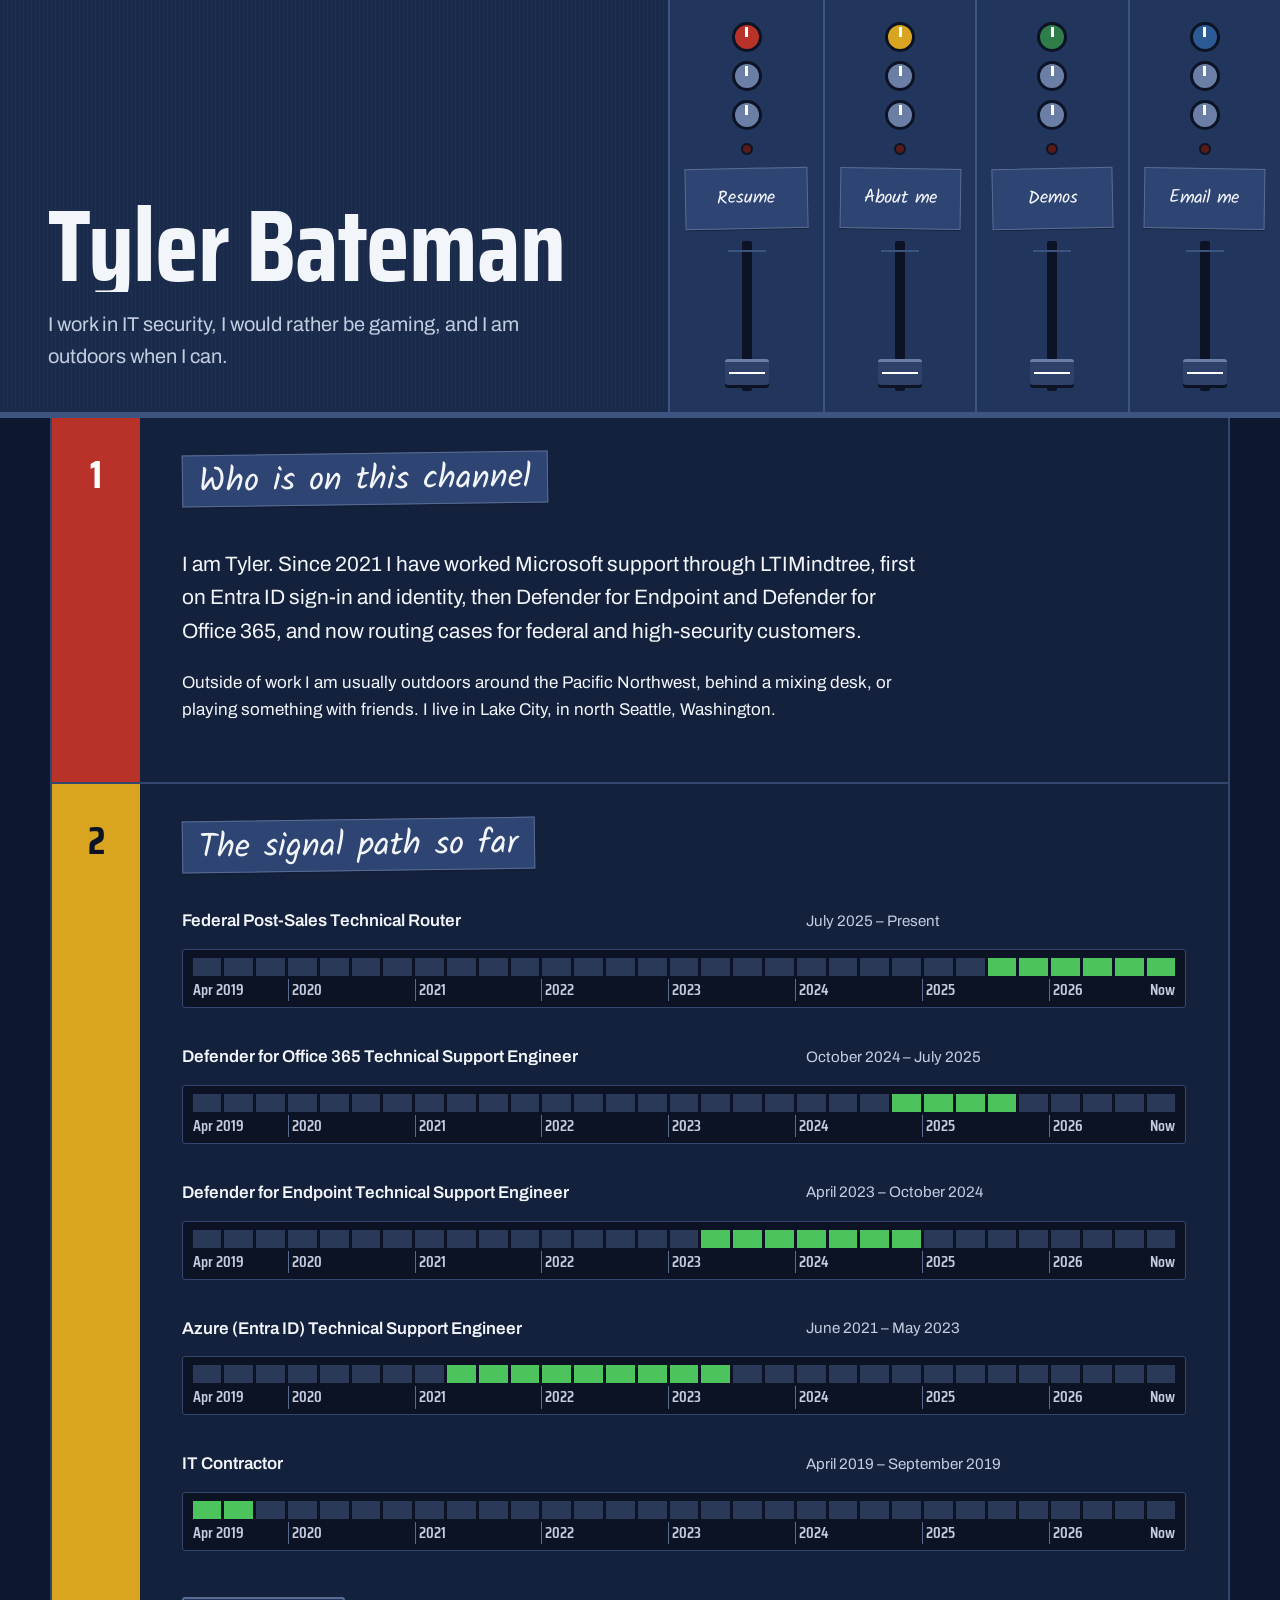
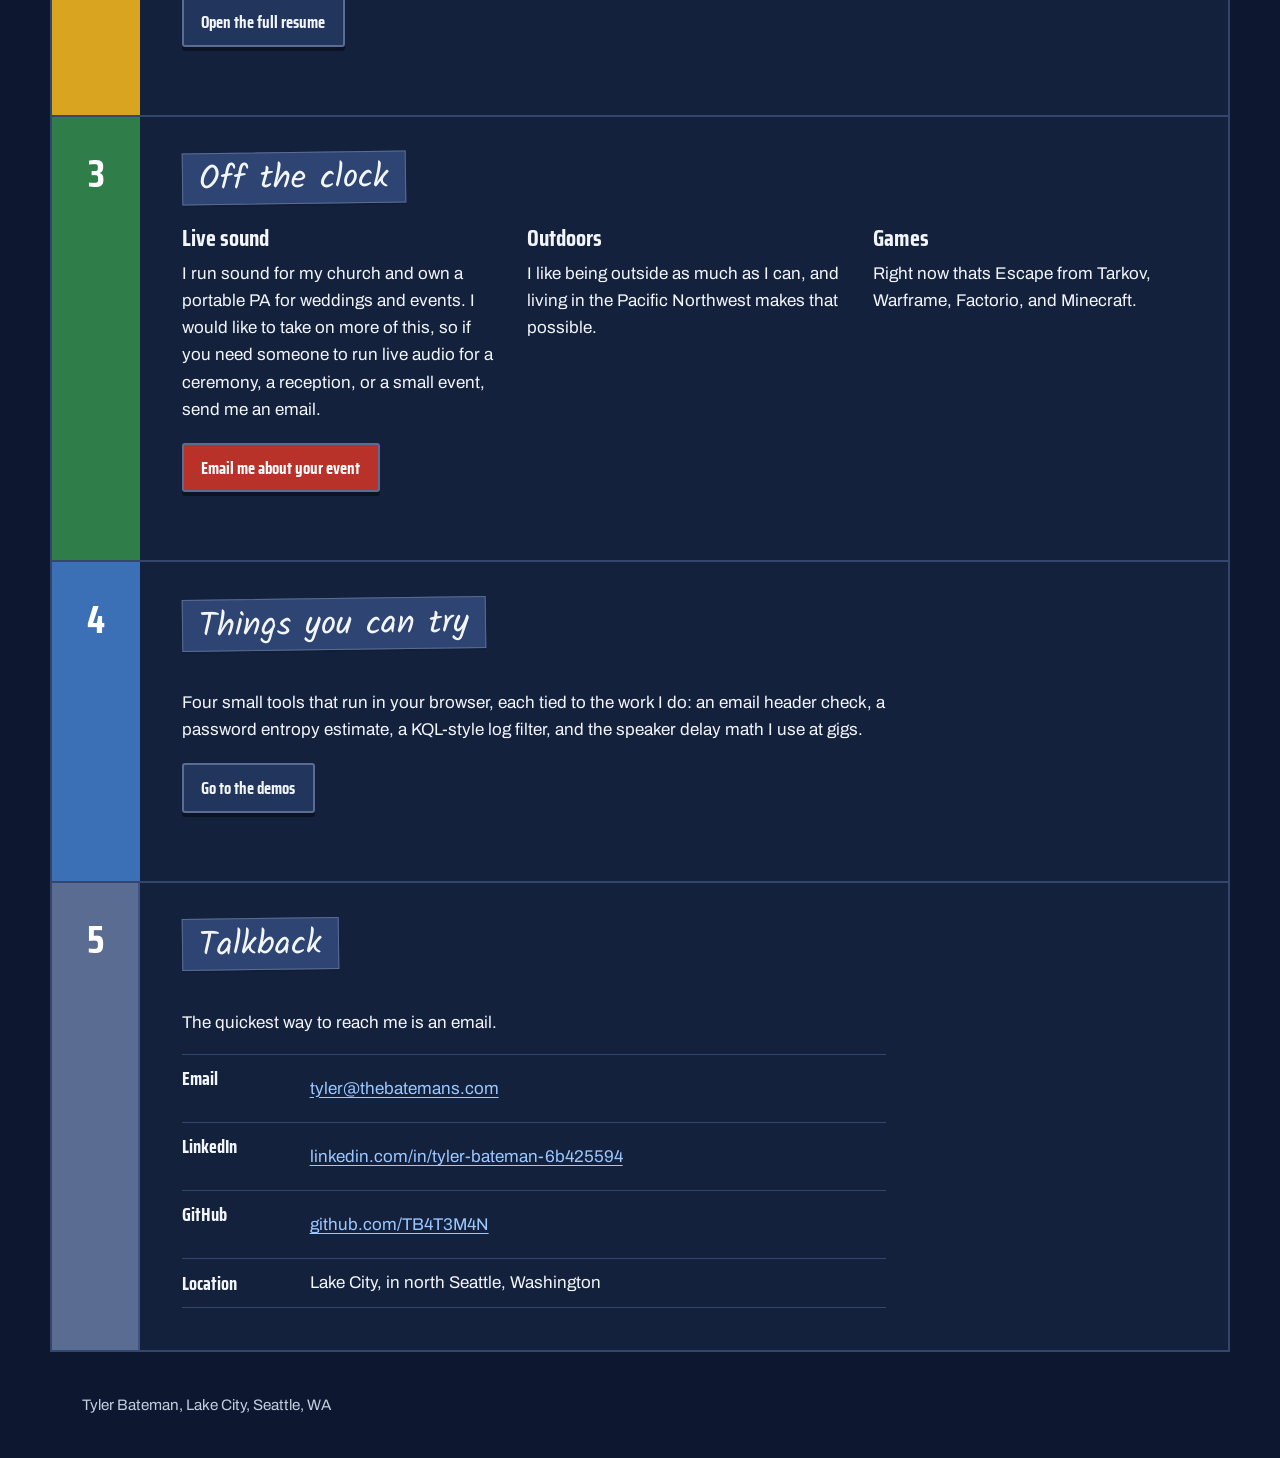
<file: index.html>
<!DOCTYPE html>
<html lang="en">
<head>
<meta charset="UTF-8">
<meta name="viewport" content="width=device-width, initial-scale=1">
<title>Tyler Bateman, IT security, live sound, and the outdoors</title>
<meta name="description" content="Tyler Bateman works in IT security support in Lake City, Seattle, and runs live sound for church, weddings, and events.">
<meta name="author" content="Tyler Bateman">
<link rel="canonical" href="https://tb4t3m4n.github.io/">
<meta property="og:title" content="Tyler Bateman, IT security, live sound, and the outdoors">
<meta property="og:description" content="Tyler Bateman works in IT security support in Lake City, Seattle, and runs live sound for church, weddings, and events.">
<meta property="og:type" content="website">
<meta property="og:url" content="https://tb4t3m4n.github.io/">
<link rel="icon" href="data:image/svg+xml,%3Csvg xmlns='http://www.w3.org/2000/svg' viewBox='0 0 64 64'%3E%3Crect width='64' height='64' fill='%2314213d'/%3E%3Ctext x='32' y='43' text-anchor='middle' font-family='Verdana,sans-serif' font-weight='700' font-size='28' fill='%23f2f5fa'%3ETB%3C/text%3E%3C/svg%3E">
<link rel="preconnect" href="https://fonts.googleapis.com">
<link rel="preconnect" href="https://fonts.gstatic.com" crossorigin>
<link href="https://fonts.googleapis.com/css2?family=Archivo:wght@400;600&family=Saira+Condensed:wght@600;700&family=Kalam:wght@700&display=swap" rel="stylesheet">
<link rel="stylesheet" href="style.css?v=7">
</head>
<body>
<a class="skip" href="#main">Skip to content</a>
<div id="console" data-root="">
  <noscript>
    <header class="desk"><div class="plate"><p class="plate-name"><a href="">Tyler Bateman</a></p><p class="plate-line">I work in IT security, I would rather be gaming, and I am outdoors when I can.</p></div>
    <nav class="strips" aria-label="Primary"><a class="strip" href="resume/">Resume</a> <a class="strip" href="about/">About me</a> <a class="strip" href="demos/">Demos</a> <a class="strip" href="mailto:tyler@thebatemans.com">Email me</a></nav></header>
  </noscript>
</div>
<script src="assets/console.js?v=7"></script>
<script src="assets/timeline.js?v=7" defer></script>
<main id="main" class="board">
<section class="chan" id="intro" aria-labelledby="h-intro">
  <div class="chan-num cap-red" aria-hidden="true">1</div>
  <div class="chan-body">
    <h2 class="tape" id="h-intro">Who is on this channel</h2>
    
 <p class="big">I am Tyler. Since 2021 I have worked Microsoft support through LTIMindtree, first on Entra ID sign-in and identity, then Defender for Endpoint and Defender for Office 365, and now routing cases for federal and high-security customers.</p>
 <p>Outside of work I am usually outdoors around the Pacific Northwest, behind a mixing desk, or playing something with friends. I live in Lake City, in north Seattle, Washington.</p>
  </div>
</section><section class="chan" id="work" aria-labelledby="h-work">
  <div class="chan-num cap-yellow" aria-hidden="true">2</div>
  <div class="chan-body">
    <h2 class="tape" id="h-work">The signal path so far</h2>
    
 <ul class="role-short"><li><span class="rs-title">Federal Post-Sales Technical Router</span><span class="rs-dates">July 2025 – Present</span><div class="tl" role="img" data-start="2025-07" data-end="present" aria-label="Career timeline from April 2019 to now, with July 2025 to now lit for this role."></div></li><li><span class="rs-title">Defender for Office 365 Technical Support Engineer</span><span class="rs-dates">October 2024 – July 2025</span><div class="tl" role="img" data-start="2024-10" data-end="2025-07" aria-label="Career timeline from April 2019 to now, with October 2024 to July 2025 lit for this role."></div></li><li><span class="rs-title">Defender for Endpoint Technical Support Engineer</span><span class="rs-dates">April 2023 – October 2024</span><div class="tl" role="img" data-start="2023-04" data-end="2024-10" aria-label="Career timeline from April 2019 to now, with April 2023 to October 2024 lit for this role."></div></li><li><span class="rs-title">Azure (Entra ID) Technical Support Engineer</span><span class="rs-dates">June 2021 – May 2023</span><div class="tl" role="img" data-start="2021-06" data-end="2023-05" aria-label="Career timeline from April 2019 to now, with June 2021 to May 2023 lit for this role."></div></li><li><span class="rs-title">IT Contractor</span><span class="rs-dates">April 2019 – September 2019</span><div class="tl" role="img" data-start="2019-04" data-end="2019-09" aria-label="Career timeline from April 2019 to now, with April 2019 to September 2019 lit for this role."></div></li></ul>
 <p><a class="key" href="resume/">Open the full resume</a></p>
  </div>
</section><section class="chan" id="life" aria-labelledby="h-life">
  <div class="chan-num cap-green" aria-hidden="true">3</div>
  <div class="chan-body">
    <h2 class="tape" id="h-life">Off the clock</h2>
    
 <div class="three">
  <div><h3>Live sound</h3><p>I run sound for my church and own a portable PA for weddings and events. I would like to take on more of this, so if you need someone to run live audio for a ceremony, a reception, or a small event, send me an email.</p><p><a class="key key-red" href="mailto:tyler@thebatemans.com?subject=Event%20sound%20booking">Email me about your event</a></p></div>
  <div><h3>Outdoors</h3><p>I like being outside as much as I can, and living in the Pacific Northwest makes that possible.</p></div>
  <div><h3>Games</h3><p>Right now thats Escape from Tarkov, Warframe, Factorio, and Minecraft.</p></div>
 </div>
  </div>
</section><section class="chan" id="try" aria-labelledby="h-try">
  <div class="chan-num cap-blue" aria-hidden="true">4</div>
  <div class="chan-body">
    <h2 class="tape" id="h-try">Things you can try</h2>
    
 <p>Four small tools that run in your browser, each tied to the work I do: an email header check, a password entropy estimate, a KQL-style log filter, and the speaker delay math I use at gigs.</p>
 <p><a class="key" href="demos/">Go to the demos</a></p>
  </div>
</section><section class="chan" id="contact" aria-labelledby="h-contact">
  <div class="chan-num cap-white" aria-hidden="true">5</div>
  <div class="chan-body">
    <h2 class="tape" id="h-contact">Talkback</h2>
    <p>The quickest way to reach me is an email.</p><dl class="io">
  <div><dt>Email</dt><dd><a href="mailto:tyler@thebatemans.com">tyler@thebatemans.com</a></dd></div>
  <div><dt>LinkedIn</dt><dd><a href="https://www.linkedin.com/in/tyler-bateman-6b425594" rel="noopener noreferrer">linkedin.com/in/tyler-bateman-6b425594</a></dd></div>
  <div><dt>GitHub</dt><dd><a href="https://github.com/TB4T3M4N" rel="noopener noreferrer">github.com/TB4T3M4N</a></dd></div>
  <div><dt>Location</dt><dd>Lake City, in north Seattle, Washington</dd></div>
</dl>
  </div>
</section>
</main>
<footer class="foot"><p>Tyler Bateman, Lake City, Seattle, WA</p></footer>

</body>
</html>
</file>
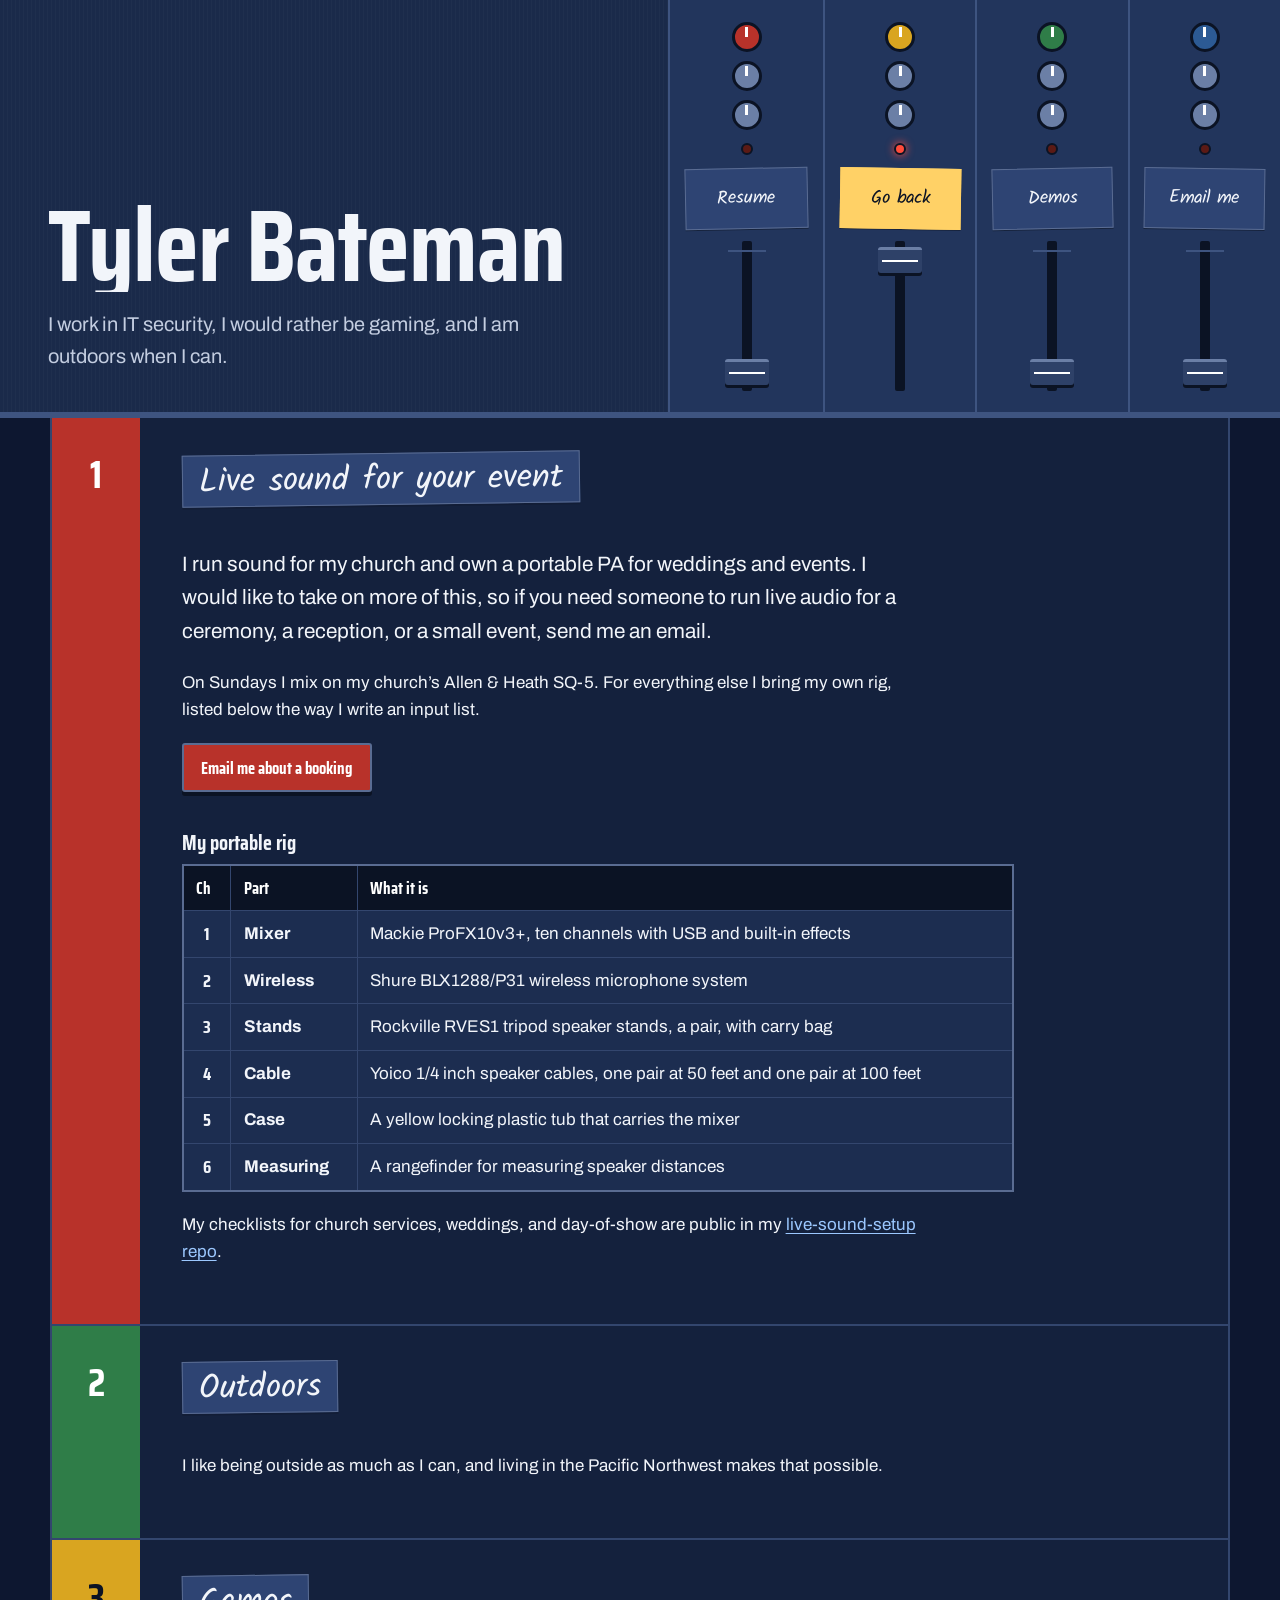
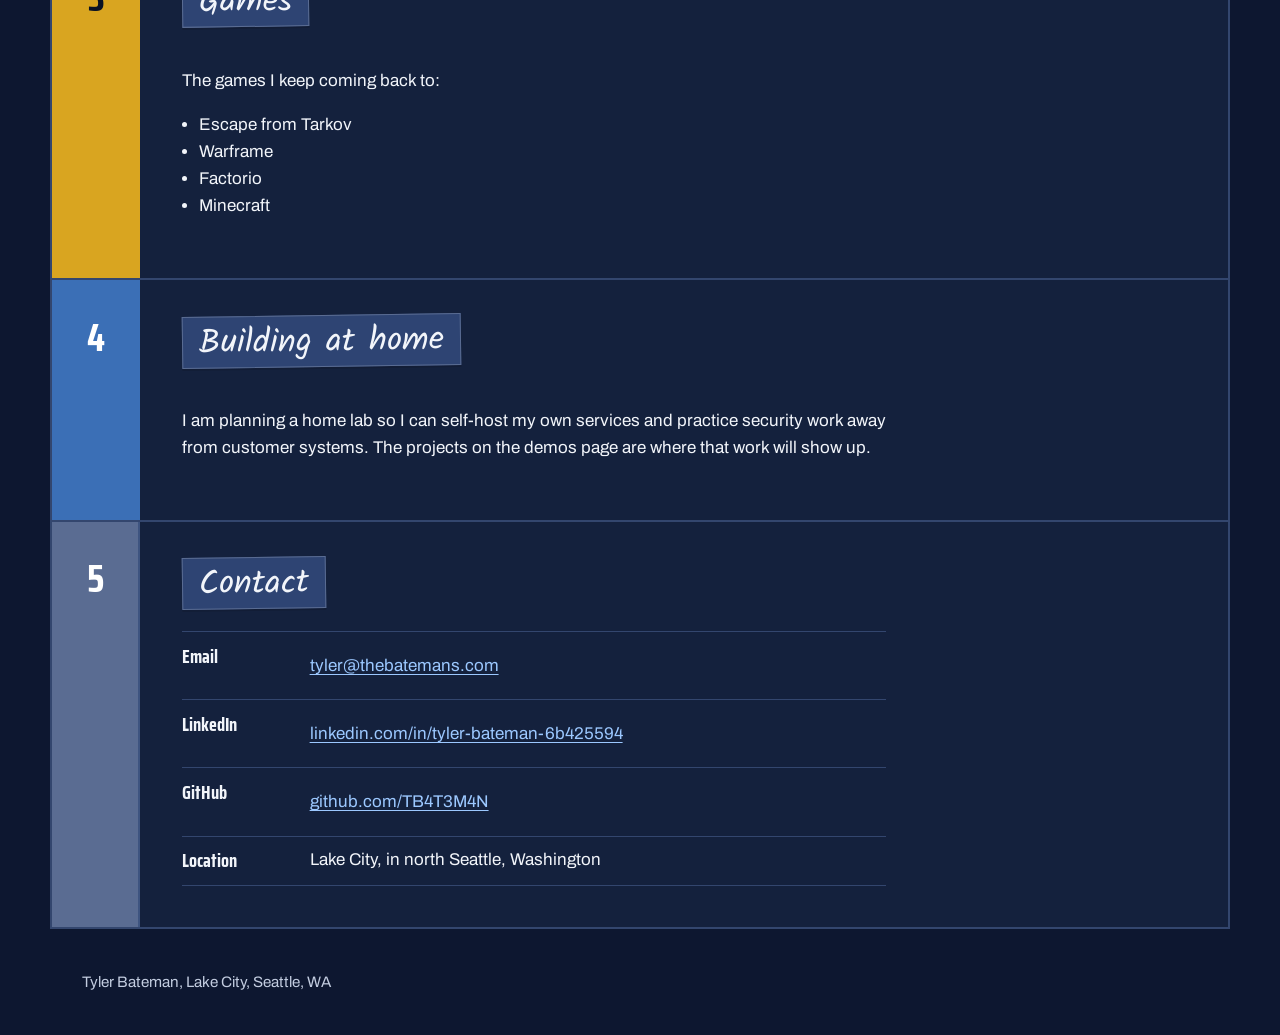
<file: about/index.html>
<!DOCTYPE html>
<html lang="en">
<head>
<meta charset="UTF-8">
<meta name="viewport" content="width=device-width, initial-scale=1">
<title>About Tyler Bateman</title>
<meta name="description" content="Tyler Bateman outside of work: live sound for events, hiking, gaming, and a home lab.">
<meta name="author" content="Tyler Bateman">
<link rel="canonical" href="https://tb4t3m4n.github.io/about/">
<meta property="og:title" content="About Tyler Bateman">
<meta property="og:description" content="Tyler Bateman outside of work: live sound for events, hiking, gaming, and a home lab.">
<meta property="og:type" content="website">
<meta property="og:url" content="https://tb4t3m4n.github.io/about/">
<link rel="icon" href="data:image/svg+xml,%3Csvg xmlns='http://www.w3.org/2000/svg' viewBox='0 0 64 64'%3E%3Crect width='64' height='64' fill='%2314213d'/%3E%3Ctext x='32' y='43' text-anchor='middle' font-family='Verdana,sans-serif' font-weight='700' font-size='28' fill='%23f2f5fa'%3ETB%3C/text%3E%3C/svg%3E">
<link rel="preconnect" href="https://fonts.googleapis.com">
<link rel="preconnect" href="https://fonts.gstatic.com" crossorigin>
<link href="https://fonts.googleapis.com/css2?family=Archivo:wght@400;600&family=Saira+Condensed:wght@600;700&family=Kalam:wght@700&display=swap" rel="stylesheet">
<link rel="stylesheet" href="../style.css?v=7">
</head>
<body>
<a class="skip" href="#main">Skip to content</a>
<div id="console" data-root="../">
  <noscript>
    <header class="desk"><div class="plate"><p class="plate-name"><a href="">Tyler Bateman</a></p><p class="plate-line">I work in IT security, I would rather be gaming, and I am outdoors when I can.</p></div>
    <nav class="strips" aria-label="Primary"><a class="strip" href="../resume/">Resume</a> <a class="strip" href="../about/">About me</a> <a class="strip" href="../demos/">Demos</a> <a class="strip" href="mailto:tyler@thebatemans.com">Email me</a></nav></header>
  </noscript>
</div>
<script src="../assets/console.js?v=7"></script>
<script src="../assets/timeline.js?v=7" defer></script>
<main id="main" class="board">
<section class="chan" id="sound" aria-labelledby="h-sound">
  <div class="chan-num cap-red" aria-hidden="true">1</div>
  <div class="chan-body">
    <h2 class="tape" id="h-sound">Live sound for your event</h2>
    <p class="big">I run sound for my church and own a portable PA for weddings and events. I would like to take on more of this, so if you need someone to run live audio for a ceremony, a reception, or a small event, send me an email.</p>
 <p>On Sundays I mix on my church’s Allen & Heath SQ-5. For everything else I bring my own rig, listed below the way I write an input list.</p>
 <p><a class="key key-red" href="mailto:tyler@thebatemans.com?subject=Event%20sound%20booking">Email me about a booking</a></p>
 <div class="table-wrap"><table class="inputs"><caption>My portable rig</caption>
 <thead><tr><th scope="col">Ch</th><th scope="col">Part</th><th scope="col">What it is</th></tr></thead><tbody><tr><td>1</td><th scope="row">Mixer</th><td>Mackie ProFX10v3+, ten channels with USB and built-in effects</td></tr><tr><td>2</td><th scope="row">Wireless</th><td>Shure BLX1288/P31 wireless microphone system</td></tr><tr><td>3</td><th scope="row">Stands</th><td>Rockville RVES1 tripod speaker stands, a pair, with carry bag</td></tr><tr><td>4</td><th scope="row">Cable</th><td>Yoico 1/4 inch speaker cables, one pair at 50 feet and one pair at 100 feet</td></tr><tr><td>5</td><th scope="row">Case</th><td>A yellow locking plastic tub that carries the mixer</td></tr><tr><td>6</td><th scope="row">Measuring</th><td>A rangefinder for measuring speaker distances</td></tr></tbody></table></div>
 <p>My checklists for church services, weddings, and day-of-show are public in my <a href="https://github.com/TB4T3M4N/live-sound-setup" rel="noopener noreferrer">live-sound-setup repo</a>.</p>
  </div>
</section><section class="chan" id="outdoors" aria-labelledby="h-outdoors">
  <div class="chan-num cap-green" aria-hidden="true">2</div>
  <div class="chan-body">
    <h2 class="tape" id="h-outdoors">Outdoors</h2>
    <p>I like being outside as much as I can, and living in the Pacific Northwest makes that possible.</p>
  </div>
</section><section class="chan" id="games" aria-labelledby="h-games">
  <div class="chan-num cap-yellow" aria-hidden="true">3</div>
  <div class="chan-body">
    <h2 class="tape" id="h-games">Games</h2>
    <p>The games I keep coming back to:</p><ul class="plain"><li>Escape from Tarkov</li><li>Warframe</li><li>Factorio</li><li>Minecraft</li></ul>
  </div>
</section><section class="chan" id="lab" aria-labelledby="h-lab">
  <div class="chan-num cap-blue" aria-hidden="true">4</div>
  <div class="chan-body">
    <h2 class="tape" id="h-lab">Building at home</h2>
    <p>I am planning a home lab so I can self-host my own services and practice security work away from customer systems. The projects on the demos page are where that work will show up.</p>
  </div>
</section><section class="chan" id="contact" aria-labelledby="h-contact">
  <div class="chan-num cap-white" aria-hidden="true">5</div>
  <div class="chan-body">
    <h2 class="tape" id="h-contact">Contact</h2>
    <dl class="io">
  <div><dt>Email</dt><dd><a href="mailto:tyler@thebatemans.com">tyler@thebatemans.com</a></dd></div>
  <div><dt>LinkedIn</dt><dd><a href="https://www.linkedin.com/in/tyler-bateman-6b425594" rel="noopener noreferrer">linkedin.com/in/tyler-bateman-6b425594</a></dd></div>
  <div><dt>GitHub</dt><dd><a href="https://github.com/TB4T3M4N" rel="noopener noreferrer">github.com/TB4T3M4N</a></dd></div>
  <div><dt>Location</dt><dd>Lake City, in north Seattle, Washington</dd></div>
</dl>
  </div>
</section>
</main>
<footer class="foot"><p>Tyler Bateman, Lake City, Seattle, WA</p></footer>

</body>
</html>
</file>
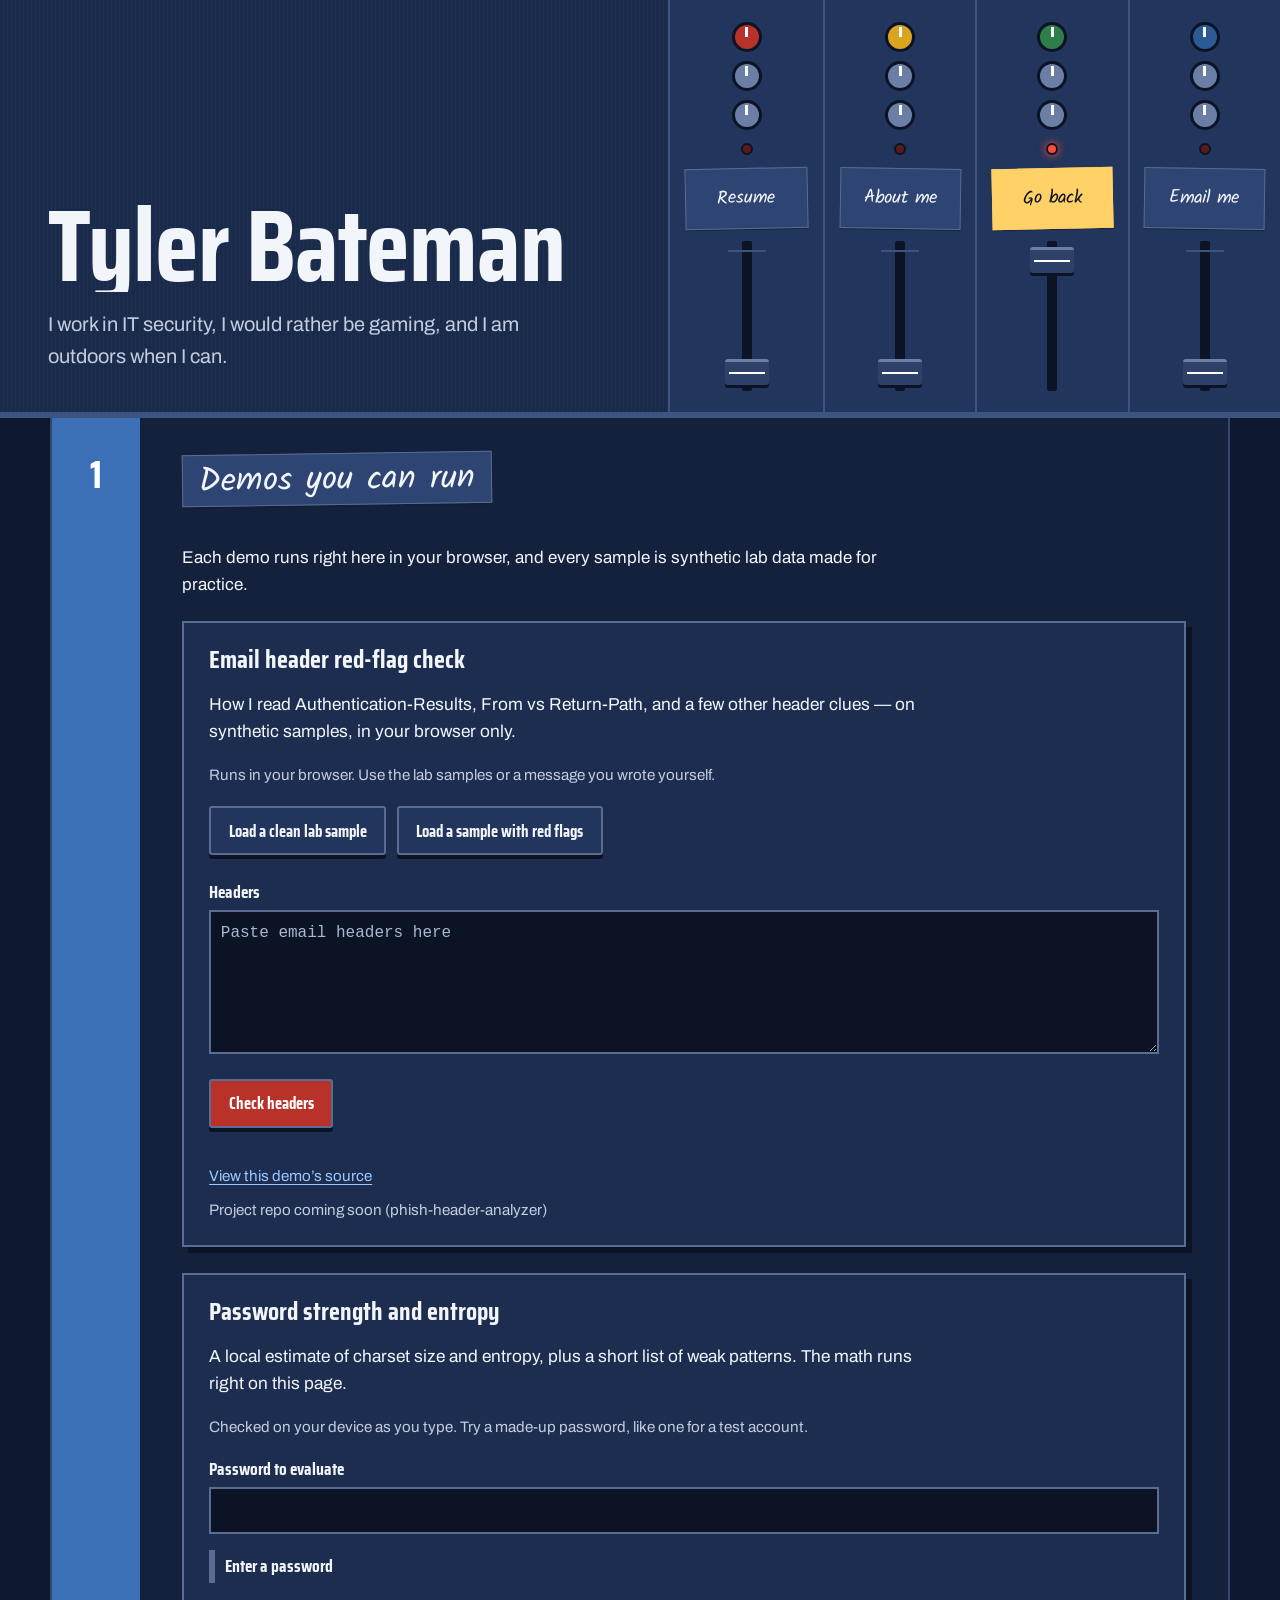
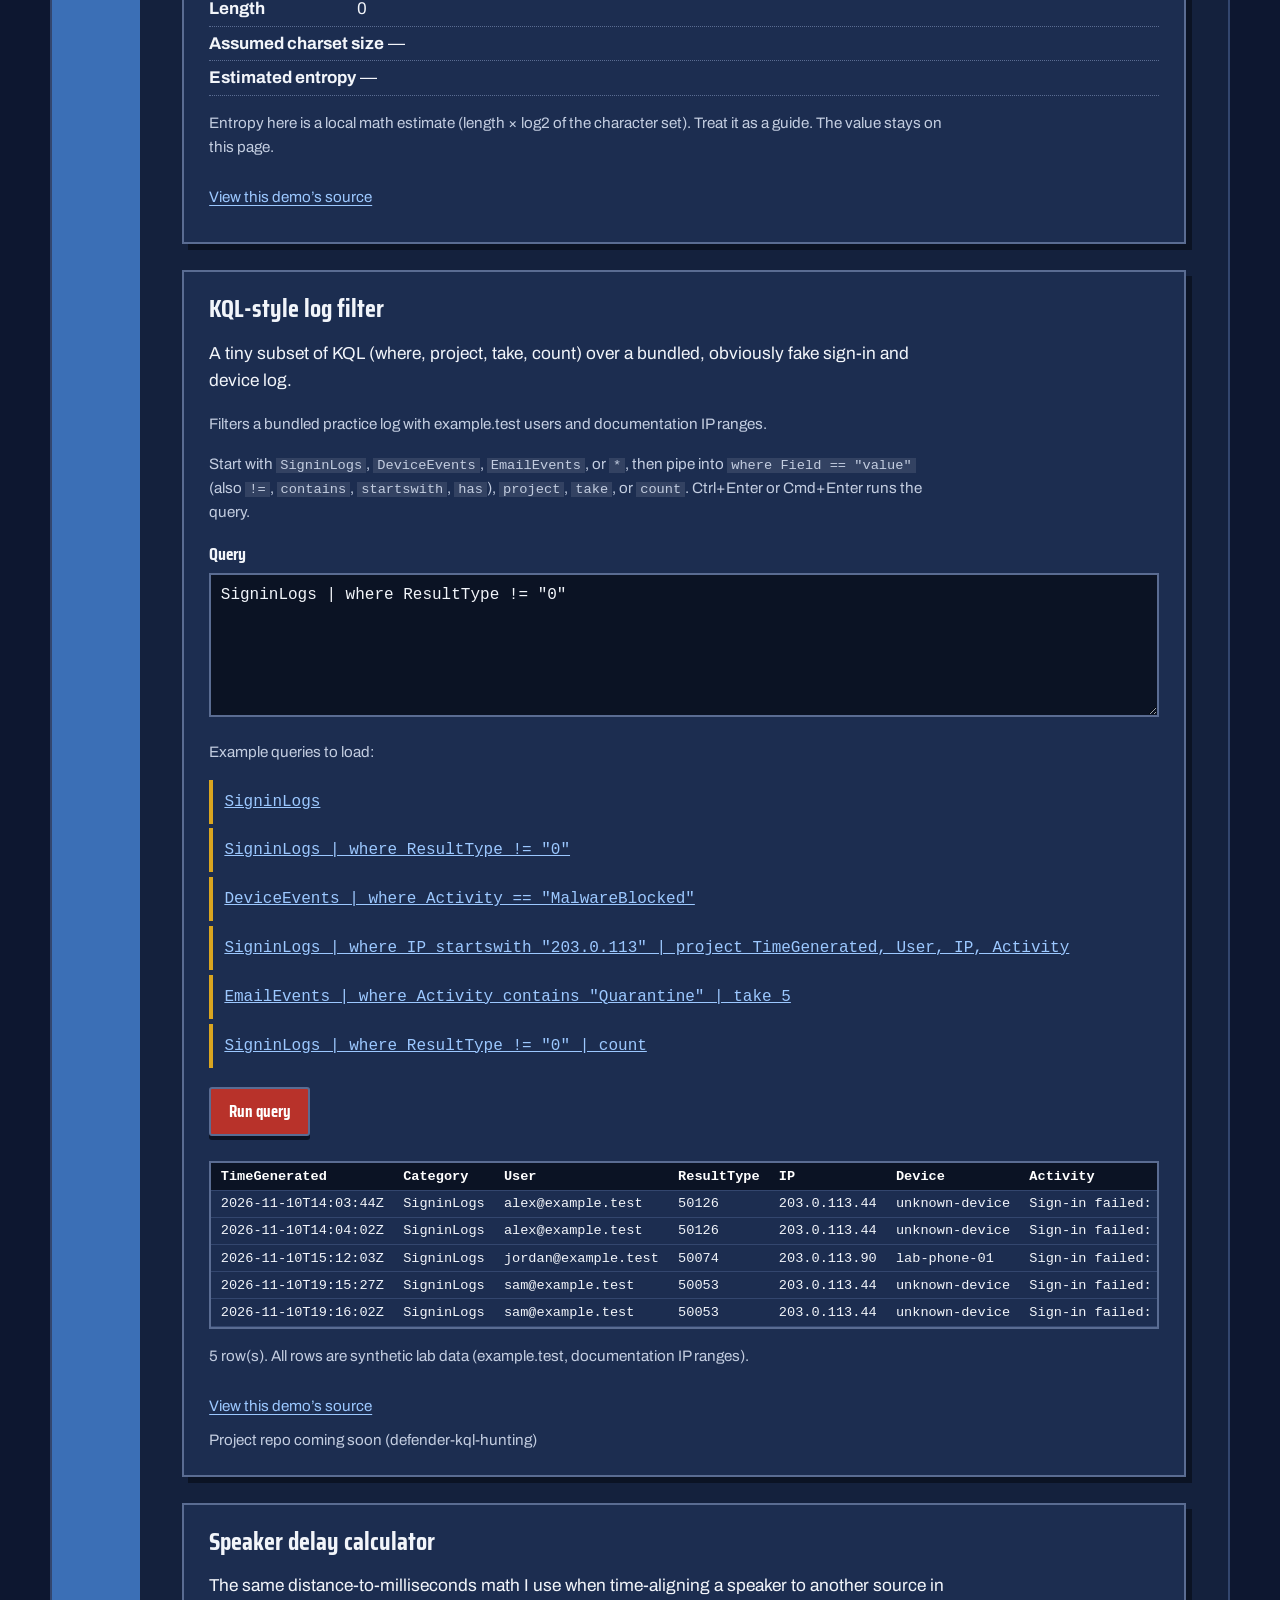
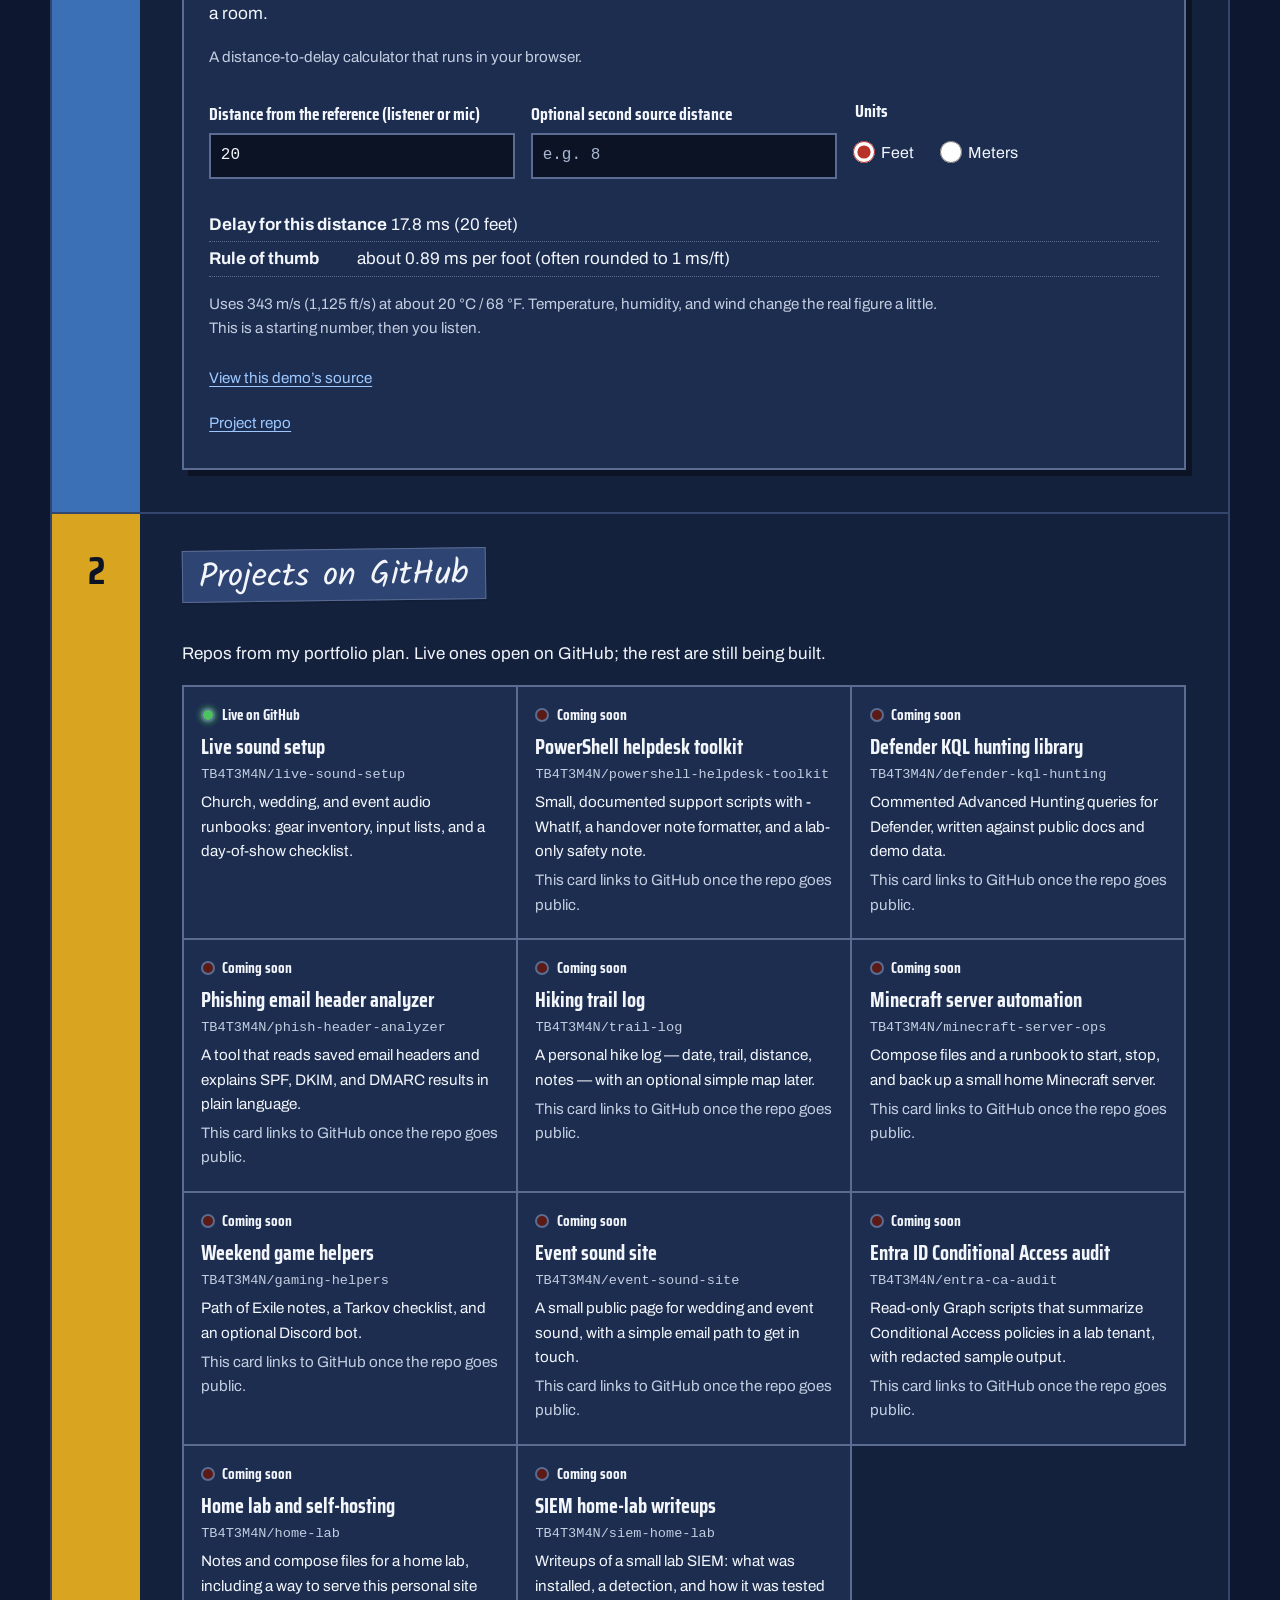
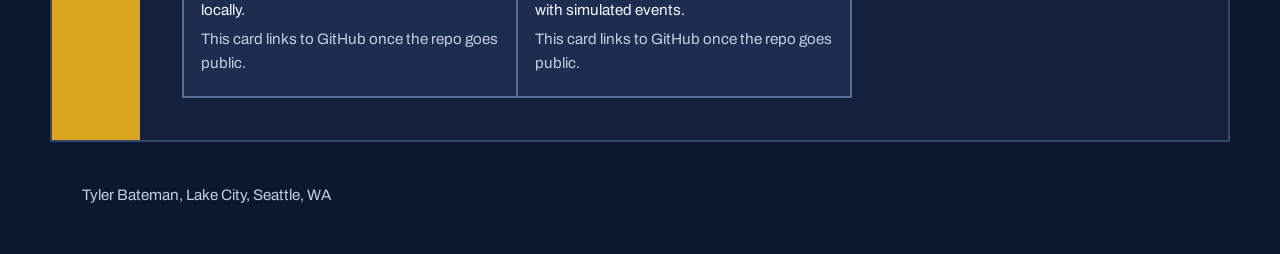
<file: demos/index.html>
<!DOCTYPE html>
<html lang="en">
<head>
<meta charset="UTF-8">
<meta name="viewport" content="width=device-width, initial-scale=1">
<title>Demos by Tyler Bateman</title>
<meta name="description" content="In-browser demos from Tyler Bateman: email headers, password entropy, a KQL-style log filter, and a speaker delay calculator.">
<meta name="author" content="Tyler Bateman">
<link rel="canonical" href="https://tb4t3m4n.github.io/demos/">
<meta property="og:title" content="Demos by Tyler Bateman">
<meta property="og:description" content="In-browser demos from Tyler Bateman: email headers, password entropy, a KQL-style log filter, and a speaker delay calculator.">
<meta property="og:type" content="website">
<meta property="og:url" content="https://tb4t3m4n.github.io/demos/">
<link rel="icon" href="data:image/svg+xml,%3Csvg xmlns='http://www.w3.org/2000/svg' viewBox='0 0 64 64'%3E%3Crect width='64' height='64' fill='%2314213d'/%3E%3Ctext x='32' y='43' text-anchor='middle' font-family='Verdana,sans-serif' font-weight='700' font-size='28' fill='%23f2f5fa'%3ETB%3C/text%3E%3C/svg%3E">
<link rel="preconnect" href="https://fonts.googleapis.com">
<link rel="preconnect" href="https://fonts.gstatic.com" crossorigin>
<link href="https://fonts.googleapis.com/css2?family=Archivo:wght@400;600&family=Saira+Condensed:wght@600;700&family=Kalam:wght@700&display=swap" rel="stylesheet">
<link rel="stylesheet" href="../style.css?v=7">
</head>
<body>
<a class="skip" href="#main">Skip to content</a>
<div id="console" data-root="../">
  <noscript>
    <header class="desk"><div class="plate"><p class="plate-name"><a href="">Tyler Bateman</a></p><p class="plate-line">I work in IT security, I would rather be gaming, and I am outdoors when I can.</p></div>
    <nav class="strips" aria-label="Primary"><a class="strip" href="../resume/">Resume</a> <a class="strip" href="../about/">About me</a> <a class="strip" href="../demos/">Demos</a> <a class="strip" href="mailto:tyler@thebatemans.com">Email me</a></nav></header>
  </noscript>
</div>
<script src="../assets/console.js?v=7"></script>
<script src="../assets/timeline.js?v=7" defer></script>
<main id="main" class="board">
<section class="chan" id="demos" aria-labelledby="h-demos">
  <div class="chan-num cap-blue" aria-hidden="true">1</div>
  <div class="chan-body">
    <h2 class="tape" id="h-demos">Demos you can run</h2>
    <p>Each demo runs right here in your browser, and every sample is synthetic lab data made for practice.</p><div class="demo-stack">
<article class="demo-panel" id="demo-headers">
  <h3 class="demo-title">Email header red-flag check</h3>
  <p class="demo-shows" data-role="shows"></p>
  <p class="demo-privacy">Runs in your browser. Use the lab samples or a message you wrote yourself.</p>
  <div class="demo-actions">
    <button type="button" class="key" data-sample="clean">Load a clean lab sample</button>
    <button type="button" class="key" data-sample="flags">Load a sample with red flags</button>
  </div>
  <div class="demo-field">
    <label for="header-input">Headers</label>
    <textarea id="header-input" data-role="input" spellcheck="false" placeholder="Paste email headers here"></textarea>
  </div>
  <div class="demo-actions">
    <button type="button" class="key key-red" data-role="run">Check headers</button>
  </div>
  <div class="demo-output" data-role="output" aria-live="polite"></div>
  <div data-role="source"></div>
</article>

<article class="demo-panel" id="demo-password">
  <h3 class="demo-title">Password strength and entropy</h3>
  <p class="demo-shows" data-role="shows"></p>
  <p class="demo-privacy">Checked on your device as you type. Try a made-up password, like one for a test account.</p>
  <div class="demo-field">
    <label for="password-input">Password to evaluate</label>
    <input id="password-input" type="password" data-role="input" autocomplete="new-password" spellcheck="false">
  </div>
  <div class="demo-output" data-role="output" aria-live="polite"></div>
  <div data-role="source"></div>
</article>

<article class="demo-panel" id="demo-kql">
  <h3 class="demo-title">KQL-style log filter</h3>
  <p class="demo-shows" data-role="shows"></p>
  <p class="demo-privacy">Filters a bundled practice log with example.test users and documentation IP ranges.</p>
  <p class="demo-note">Start with <code>SigninLogs</code>, <code>DeviceEvents</code>, <code>EmailEvents</code>, or <code>*</code>, then pipe into <code>where Field == &quot;value&quot;</code> (also <code>!=</code>, <code>contains</code>, <code>startswith</code>, <code>has</code>), <code>project</code>, <code>take</code>, or <code>count</code>. Ctrl+Enter or Cmd+Enter runs the query.</p>
  <div class="demo-field">
    <label for="kql-input">Query</label>
    <textarea id="kql-input" data-role="input" spellcheck="false"></textarea>
  </div>
  <p class="demo-note">Example queries to load:</p>
  <div class="demo-chips" data-role="examples"></div>
  <div class="demo-actions">
    <button type="button" class="key key-red" data-role="run">Run query</button>
  </div>
  <div class="demo-output" data-role="output" aria-live="polite"></div>
  <div data-role="source"></div>
</article>

<article class="demo-panel" id="demo-sound">
  <h3 class="demo-title">Speaker delay calculator</h3>
  <p class="demo-shows" data-role="shows"></p>
  <p class="demo-privacy">A distance-to-delay calculator that runs in your browser.</p>
  <div class="demo-inline">
    <div class="demo-field">
      <label for="sound-distance">Distance from the reference (listener or mic)</label>
      <input id="sound-distance" type="number" min="0" step="0.1" value="20" data-role="distance">
    </div>
    <div class="demo-field">
      <label for="sound-other">Optional second source distance</label>
      <input id="sound-other" type="number" min="0" step="0.1" placeholder="e.g. 8" data-role="other">
    </div>
    <fieldset class="demo-field demo-units">
      <legend>Units</legend>
      <label><input type="radio" name="sound-unit" value="ft" checked> Feet</label>
      <label><input type="radio" name="sound-unit" value="m"> Meters</label>
    </fieldset>
  </div>
  <div class="demo-output" data-role="output" aria-live="polite"></div>
  <div data-role="source"></div>
</article>
</div>
  </div>
</section><section class="chan" id="projects" aria-labelledby="h-projects">
  <div class="chan-num cap-yellow" aria-hidden="true">2</div>
  <div class="chan-body">
    <h2 class="tape" id="h-projects">Projects on GitHub</h2>
    <p>Repos from my portfolio plan. Live ones open on GitHub; the rest are still being built.</p><div class="project-list" id="project-cards"></div>
  </div>
</section>
</main>
<footer class="foot"><p>Tyler Bateman, Lake City, Seattle, WA</p></footer>
<script src="../assets/projects.js?v=7"></script>
<script src="../assets/demos/headers.js?v=7"></script>
<script src="../assets/demos/password.js?v=7"></script>
<script src="../assets/demos/kql.js?v=7"></script>
<script src="../assets/demos/sound.js?v=7"></script>
<script src="../assets/demos/init.js?v=7"></script>
</body>
</html>
</file>
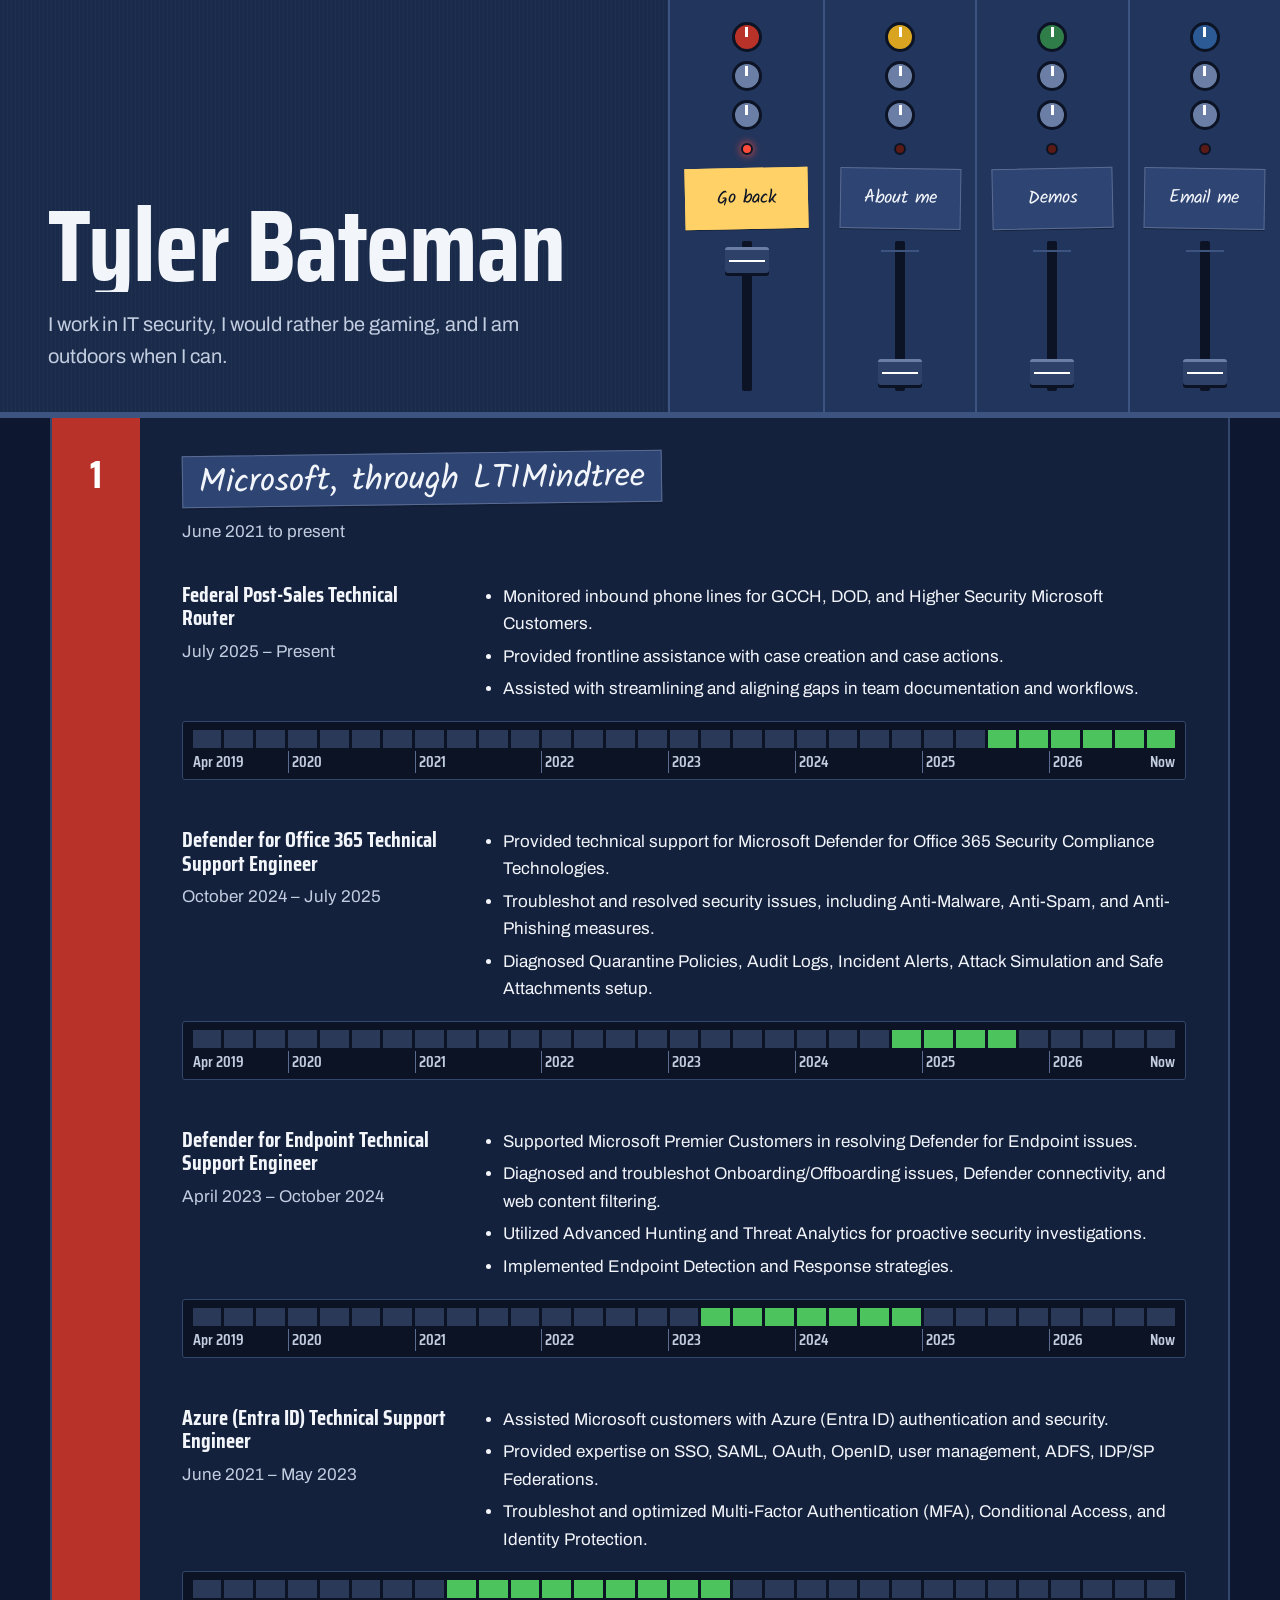
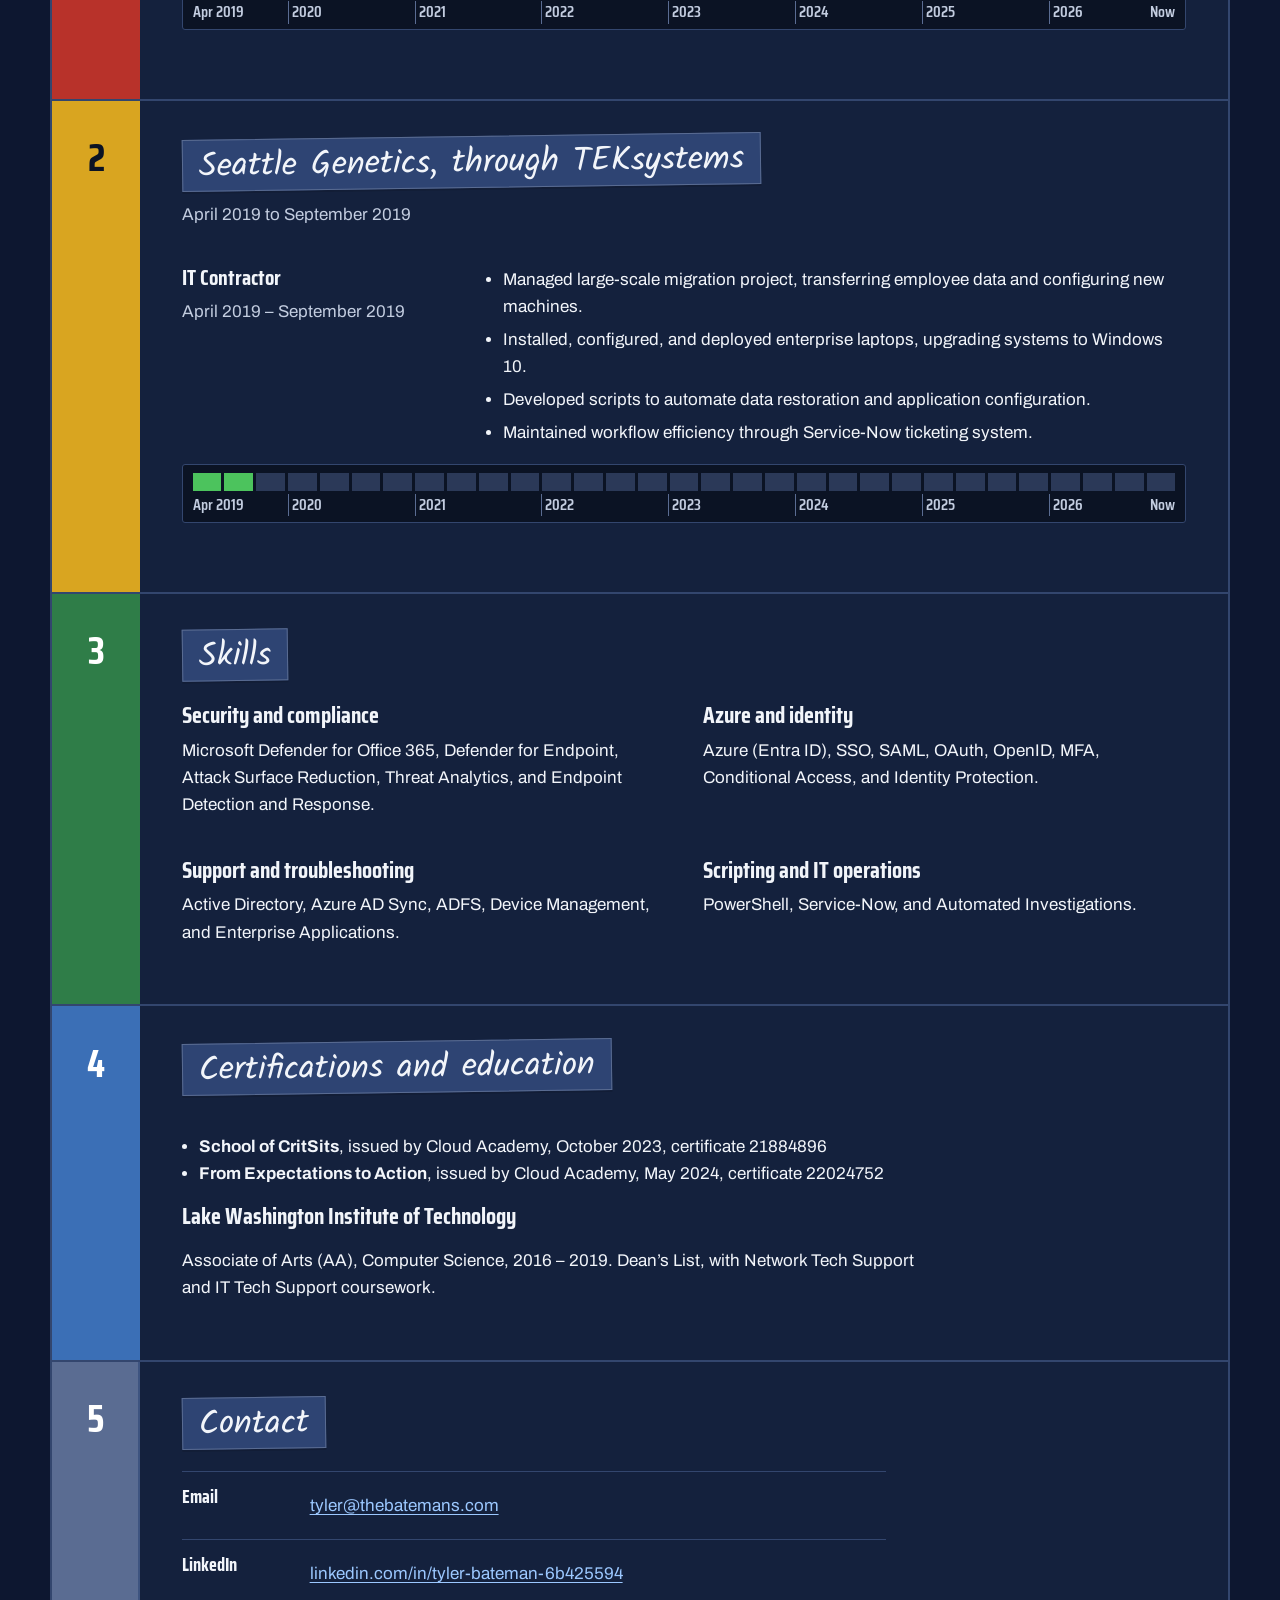
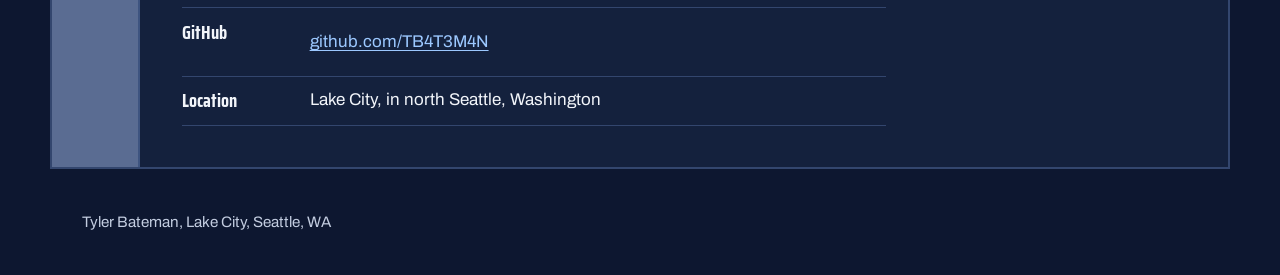
<file: resume/index.html>
<!DOCTYPE html>
<html lang="en">
<head>
<meta charset="UTF-8">
<meta name="viewport" content="width=device-width, initial-scale=1">
<title>Resume of Tyler Bateman</title>
<meta name="description" content="Resume for Tyler Bateman: Microsoft support through LTIMindtree, Defender, Entra ID, and IT support.">
<meta name="author" content="Tyler Bateman">
<link rel="canonical" href="https://tb4t3m4n.github.io/resume/">
<meta property="og:title" content="Resume of Tyler Bateman">
<meta property="og:description" content="Resume for Tyler Bateman: Microsoft support through LTIMindtree, Defender, Entra ID, and IT support.">
<meta property="og:type" content="website">
<meta property="og:url" content="https://tb4t3m4n.github.io/resume/">
<link rel="icon" href="data:image/svg+xml,%3Csvg xmlns='http://www.w3.org/2000/svg' viewBox='0 0 64 64'%3E%3Crect width='64' height='64' fill='%2314213d'/%3E%3Ctext x='32' y='43' text-anchor='middle' font-family='Verdana,sans-serif' font-weight='700' font-size='28' fill='%23f2f5fa'%3ETB%3C/text%3E%3C/svg%3E">
<link rel="preconnect" href="https://fonts.googleapis.com">
<link rel="preconnect" href="https://fonts.gstatic.com" crossorigin>
<link href="https://fonts.googleapis.com/css2?family=Archivo:wght@400;600&family=Saira+Condensed:wght@600;700&family=Kalam:wght@700&display=swap" rel="stylesheet">
<link rel="stylesheet" href="../style.css?v=7">
</head>
<body>
<a class="skip" href="#main">Skip to content</a>
<div id="console" data-root="../">
  <noscript>
    <header class="desk"><div class="plate"><p class="plate-name"><a href="">Tyler Bateman</a></p><p class="plate-line">I work in IT security, I would rather be gaming, and I am outdoors when I can.</p></div>
    <nav class="strips" aria-label="Primary"><a class="strip" href="../resume/">Resume</a> <a class="strip" href="../about/">About me</a> <a class="strip" href="../demos/">Demos</a> <a class="strip" href="mailto:tyler@thebatemans.com">Email me</a></nav></header>
  </noscript>
</div>
<script src="../assets/console.js?v=7"></script>
<script src="../assets/timeline.js?v=7" defer></script>
<main id="main" class="board">
<section class="chan" id="emp1" aria-labelledby="h-emp1">
  <div class="chan-num cap-red" aria-hidden="true">1</div>
  <div class="chan-body">
    <h2 class="tape" id="h-emp1">Microsoft, through LTIMindtree</h2>
    <p class="span">June 2021 to present</p><article class="role">
  <div class="scribble"><h3>Federal Post-Sales Technical Router</h3><p class="dates">July 2025 – Present</p></div>
  <ul><li>Monitored inbound phone lines for GCCH, DOD, and Higher Security Microsoft Customers.</li><li>Provided frontline assistance with case creation and case actions.</li><li>Assisted with streamlining and aligning gaps in team documentation and workflows.</li></ul>
  <div class="tl" role="img" data-start="2025-07" data-end="present" aria-label="Career timeline from April 2019 to now, with July 2025 to now lit for this role."></div>
</article><article class="role">
  <div class="scribble"><h3>Defender for Office 365 Technical Support Engineer</h3><p class="dates">October 2024 – July 2025</p></div>
  <ul><li>Provided technical support for Microsoft Defender for Office 365 Security Compliance Technologies.</li><li>Troubleshot and resolved security issues, including Anti-Malware, Anti-Spam, and Anti-Phishing measures.</li><li>Diagnosed Quarantine Policies, Audit Logs, Incident Alerts, Attack Simulation and Safe Attachments setup.</li></ul>
  <div class="tl" role="img" data-start="2024-10" data-end="2025-07" aria-label="Career timeline from April 2019 to now, with October 2024 to July 2025 lit for this role."></div>
</article><article class="role">
  <div class="scribble"><h3>Defender for Endpoint Technical Support Engineer</h3><p class="dates">April 2023 – October 2024</p></div>
  <ul><li>Supported Microsoft Premier Customers in resolving Defender for Endpoint issues.</li><li>Diagnosed and troubleshot Onboarding/Offboarding issues, Defender connectivity, and web content filtering.</li><li>Utilized Advanced Hunting and Threat Analytics for proactive security investigations.</li><li>Implemented Endpoint Detection and Response strategies.</li></ul>
  <div class="tl" role="img" data-start="2023-04" data-end="2024-10" aria-label="Career timeline from April 2019 to now, with April 2023 to October 2024 lit for this role."></div>
</article><article class="role">
  <div class="scribble"><h3>Azure (Entra ID) Technical Support Engineer</h3><p class="dates">June 2021 – May 2023</p></div>
  <ul><li>Assisted Microsoft customers with Azure (Entra ID) authentication and security.</li><li>Provided expertise on SSO, SAML, OAuth, OpenID, user management, ADFS, IDP/SP Federations.</li><li>Troubleshot and optimized Multi-Factor Authentication (MFA), Conditional Access, and Identity Protection.</li></ul>
  <div class="tl" role="img" data-start="2021-06" data-end="2023-05" aria-label="Career timeline from April 2019 to now, with June 2021 to May 2023 lit for this role."></div>
</article>
  </div>
</section><section class="chan" id="emp2" aria-labelledby="h-emp2">
  <div class="chan-num cap-yellow" aria-hidden="true">2</div>
  <div class="chan-body">
    <h2 class="tape" id="h-emp2">Seattle Genetics, through TEKsystems</h2>
    <p class="span">April 2019 to September 2019</p><article class="role">
  <div class="scribble"><h3>IT Contractor</h3><p class="dates">April 2019 – September 2019</p></div>
  <ul><li>Managed large-scale migration project, transferring employee data and configuring new machines.</li><li>Installed, configured, and deployed enterprise laptops, upgrading systems to Windows 10.</li><li>Developed scripts to automate data restoration and application configuration.</li><li>Maintained workflow efficiency through Service-Now ticketing system.</li></ul>
  <div class="tl" role="img" data-start="2019-04" data-end="2019-09" aria-label="Career timeline from April 2019 to now, with April 2019 to September 2019 lit for this role."></div>
</article>
  </div>
</section><section class="chan" id="skills" aria-labelledby="h-skills">
  <div class="chan-num cap-green" aria-hidden="true">3</div>
  <div class="chan-body">
    <h2 class="tape" id="h-skills">Skills</h2>
    <div class="two"><div><h3>Security and compliance</h3><p>Microsoft Defender for Office 365, Defender for Endpoint, Attack Surface Reduction, Threat Analytics, and Endpoint Detection and Response.</p></div><div><h3>Azure and identity</h3><p>Azure (Entra ID), SSO, SAML, OAuth, OpenID, MFA, Conditional Access, and Identity Protection.</p></div><div><h3>Support and troubleshooting</h3><p>Active Directory, Azure AD Sync, ADFS, Device Management, and Enterprise Applications.</p></div><div><h3>Scripting and IT operations</h3><p>PowerShell, Service-Now, and Automated Investigations.</p></div></div>
  </div>
</section><section class="chan" id="edu" aria-labelledby="h-edu">
  <div class="chan-num cap-blue" aria-hidden="true">4</div>
  <div class="chan-body">
    <h2 class="tape" id="h-edu">Certifications and education</h2>
    <ul class="plain"><li><strong>School of CritSits</strong>, issued by Cloud Academy, October 2023, certificate 21884896</li><li><strong>From Expectations to Action</strong>, issued by Cloud Academy, May 2024, certificate 22024752</li></ul>
<h3>Lake Washington Institute of Technology</h3><p>Associate of Arts (AA), Computer Science, 2016 – 2019. Dean’s List, with Network Tech Support and IT Tech Support coursework.</p>
  </div>
</section><section class="chan" id="contact" aria-labelledby="h-contact">
  <div class="chan-num cap-white" aria-hidden="true">5</div>
  <div class="chan-body">
    <h2 class="tape" id="h-contact">Contact</h2>
    <dl class="io">
  <div><dt>Email</dt><dd><a href="mailto:tyler@thebatemans.com">tyler@thebatemans.com</a></dd></div>
  <div><dt>LinkedIn</dt><dd><a href="https://www.linkedin.com/in/tyler-bateman-6b425594" rel="noopener noreferrer">linkedin.com/in/tyler-bateman-6b425594</a></dd></div>
  <div><dt>GitHub</dt><dd><a href="https://github.com/TB4T3M4N" rel="noopener noreferrer">github.com/TB4T3M4N</a></dd></div>
  <div><dt>Location</dt><dd>Lake City, in north Seattle, Washington</dd></div>
</dl>
  </div>
</section>
</main>
<footer class="foot"><p>Tyler Bateman, Lake City, Seattle, WA</p></footer>

</body>
</html>
</file>
<file: style.css>
/* Design 1: Channel strip. A small analog mixing desk as the site. */
:root{
  --desk:#1a2a4a; --desk-d:#0f1b33; --groove:#3e5480; --face:#22355c; --paper:#1c2d50;
  --ink:#0b1324; --ink-2:#33466e; --red:#b8322a; --yellow:#d9a520; --green:#2f7d48; --blue:#2c5a94;
  --tape:#2e4473; --tape-edge:#5a6c92;
  --navy:#14213d; --navy-d:#0d1730; --navy-2:#1c2d50; --text:#f2f5fa; --muted:#c3cde0; --link:#9cc8ff; --hot:#ffd166;
  --line:#33466e; --line-2:#5a6c92; --track:#0b1324; --off:#2b3958;
}
*{box-sizing:border-box}
html{font-size:100%}
body{margin:0;background:var(--navy-d);color:var(--text);font:400 1.0625rem/1.6 Archivo,Arial,sans-serif}
a{color:var(--link);text-underline-offset:.18em}
a:hover{color:var(--hot)}
:focus-visible{outline:3px solid var(--hot);outline-offset:3px}
.skip{position:absolute;left:-999px;top:0;background:var(--ink);color:#fff;padding:.6rem 1rem;z-index:9}
.skip:focus{left:1rem}
h1,h2,h3{font-family:"Saira Condensed","Arial Narrow",sans-serif;line-height:1.1;margin:0 0 .5rem}
h3{font-size:1.45rem;font-weight:700}

/* ---- desk header */
.desk{color:var(--text);display:grid;grid-template-columns:minmax(0,1.1fr) minmax(0,1fr);gap:0;border-bottom:6px solid var(--groove);
  background:repeating-linear-gradient(90deg,transparent 0 3px,rgba(255,255,255,.025) 3px 4px),var(--desk)}
.plate{padding:3rem 3rem 2.5rem;display:flex;flex-direction:column;justify-content:flex-end;border-right:2px solid var(--groove)}
.plate-name{font:700 clamp(3rem,8vw,6.4rem)/.9 "Saira Condensed",sans-serif;margin:0 0 1rem;letter-spacing:-.01em}
.plate-name a{color:var(--text);text-decoration:none}
.plate-line{max-width:32rem;font-size:1.25rem;margin:0;color:var(--muted)}
.strips{display:grid;grid-template-columns:repeat(4,1fr);background:var(--desk-d)}
.strip{display:flex;flex-direction:column;align-items:center;justify-content:flex-start;gap:.8rem;padding:1.4rem .5rem 1rem;text-decoration:none;color:var(--text);
  border-left:2px solid var(--groove);background:var(--face);position:relative}
.strip:first-child{border-left:0}
.strip:hover{background:#2a4070;color:var(--text)}
.knobs{display:flex;flex-direction:column;gap:.55rem}
.knob{display:block;width:30px;height:30px;border-radius:50%;background:#33466e;border:3px solid #0b1324;position:relative}
.knob::after{content:"";position:absolute;left:50%;top:2px;width:3px;height:10px;margin-left:-1.5px;background:#fff}
.knob.cap-red{background:var(--red)} .knob.cap-yellow{background:var(--yellow)} .knob.cap-green{background:var(--green)} .knob.cap-blue{background:var(--blue)}
.knob.cap-grey{background:#6b7fa6}
.led{width:12px;height:12px;border-radius:50%;background:#5b1a15;border:2px solid #0b1324}
.strip.is-up .led,.strip:hover .led{background:#ff4b3a;box-shadow:0 0 8px #ff4b3a}
.scrib{font:400 1.15rem/1.2 Kalam,"Comic Sans MS",cursive;background:var(--tape);padding:.45rem .5rem;width:90%;text-align:center;
  color:var(--text);border:1px solid var(--tape-edge);transform:rotate(-1.2deg);box-shadow:0 1px 0 rgba(0,0,0,.35)}
.strip:nth-child(2n) .scrib{transform:rotate(.9deg)}
.strip.is-up .scrib{background:var(--hot);color:var(--ink);border-color:var(--hot)}
.slot{position:relative;width:10px;height:150px;background:#0b1324;border-radius:2px;margin:.3rem 0}
.slot::before{content:"";position:absolute;left:-14px;right:-14px;top:6%;height:2px;background:var(--groove)}
.fader{position:absolute;left:50%;bottom:6px;width:44px;height:26px;margin-left:-22px;background:#2e4168;border-radius:3px;
  border-top:3px solid #6b7fa6;box-shadow:0 3px 0 #0b1324}
.fader::after{content:"";position:absolute;left:4px;right:4px;top:10px;height:2px;background:#fff}

/* ---- board */
.board{background:var(--navy);max-width:1180px;margin:0 auto;border-left:2px solid var(--line);border-right:2px solid var(--line)}
.chan{display:grid;grid-template-columns:5.5rem minmax(0,1fr);border-bottom:2px solid var(--line)}
.chan-num{font:700 2.4rem/1 "Saira Condensed",sans-serif;display:flex;justify-content:center;padding-top:2.4rem;color:#fff;background:var(--ink)}
.chan-num.cap-red{background:var(--red)} .chan-num.cap-yellow{background:var(--yellow);color:var(--ink)} .chan-num.cap-green{background:var(--green)}
.chan-num.cap-blue{background:#3b6fb6} .chan-num.cap-white{background:#5a6c92;color:#fff;border-right:2px solid var(--groove)}
.chan-body{padding:2.2rem 2.6rem 2.6rem;min-width:0}
.tape{display:inline-block;color:var(--text);font:400 clamp(1.5rem,3vw,2.1rem)/1.2 Kalam,"Comic Sans MS",cursive;background:var(--tape);padding:.35rem 1rem .25rem;
  border:1px solid var(--tape-edge);transform:rotate(-.8deg);margin:0 0 1.4rem;box-shadow:0 2px 0 rgba(0,0,0,.12)}
.big{font-size:1.3rem;max-width:44rem}
.chan-body p{max-width:46rem}
.three{display:grid;grid-template-columns:repeat(3,minmax(0,1fr));gap:2rem}
.two{display:grid;grid-template-columns:repeat(2,minmax(0,1fr));gap:1.4rem 2.4rem}
.two p,.three p{margin-top:0}
.key{display:inline-block;font:700 1.05rem "Saira Condensed",sans-serif;color:var(--text);background:var(--face);text-decoration:none;
  padding:.6rem 1.1rem;border:2px solid var(--line-2);border-radius:3px;box-shadow:0 4px 0 var(--track);cursor:pointer;margin:.2rem .4rem .6rem 0;max-width:100%;white-space:normal;text-align:left}
.key:hover{background:#2a4070;color:var(--hot)}
.key:active{transform:translateY(3px);box-shadow:0 1px 0 var(--track)}
.key-red{background:var(--red);color:#fff}
.key-red:hover{background:#9c2620;color:#fff}

.role-short{list-style:none;padding:0;margin:0 0 1.4rem}
.role-short li{display:grid;grid-template-columns:minmax(0,1.6fr) minmax(0,1fr);gap:.2rem 1rem;align-items:center;padding:.9rem 0 1.3rem}
.role-short .tl{grid-column:1 / -1}
.rs-title{font-weight:600}
.rs-dates{color:var(--muted);font-size:.95rem}
.tl{display:block;width:100%;max-width:100%;min-width:0;padding:8px 10px 4px;background:var(--track);border:1px solid var(--line);border-radius:3px;margin:.7rem 0 0}
.tl-line{display:grid;column-gap:3px;height:18px}
.tl-line i{display:block;min-width:0;background:var(--off)}
.tl-line i.on{background:#4cc35d}
.tl-labels{position:relative;display:block;height:1.5rem;margin-top:3px}
.tl-y{position:absolute;top:0;font:600 1rem/1.4 "Saira Condensed",sans-serif;color:var(--muted);white-space:nowrap;padding-left:3px;border-left:1px solid var(--line-2)}
.tl-start{left:0;border-left:0;padding-left:0}
.tl-end{right:0;border-left:0}

.span{color:var(--muted);margin-top:-.6rem}
.role{display:grid;grid-template-columns:minmax(0,17rem) minmax(0,1fr);gap:.6rem 2rem;padding:1.3rem 0 1.7rem}
.scribble h3{font-size:1.35rem}
.dates{margin:.1rem 0 .5rem;color:var(--muted)}
.role ul{margin:0;padding-left:1.1rem}
.role .tl{grid-column:1 / -1;margin-top:.2rem}
.role li{margin-bottom:.35rem}
.plain{padding-left:1.1rem}

.io{margin:0;display:grid;gap:0;border-top:1px solid var(--line);max-width:44rem}
.io div{display:grid;grid-template-columns:8rem minmax(0,1fr);padding:.6rem 0;border-bottom:1px solid var(--line)}
.io dt{font:700 1.15rem "Saira Condensed",sans-serif}
.io dd{margin:0;overflow-wrap:anywhere}

.table-wrap{overflow-x:auto;margin:1.2rem 0}
.inputs{border-collapse:collapse;width:100%;max-width:52rem;background:var(--navy-2);color:var(--text);border:2px solid var(--line-2)}
.inputs caption{text-align:left;font:700 1.3rem "Saira Condensed",sans-serif;padding:.3rem 0}
.inputs th,.inputs td{text-align:left;padding:.55rem .8rem;border:1px solid var(--line);vertical-align:top}
.inputs thead th{background:var(--track);color:#fff;font-family:"Saira Condensed",sans-serif;font-size:1.05rem}
.inputs td:first-child{font:700 1.1rem "Saira Condensed",sans-serif;width:3rem;text-align:center}

/* ---- demos */
.demo-stack{display:grid;gap:1.6rem;margin-top:1.4rem}
.demo-panel{min-width:0;background:var(--navy-2);border:2px solid var(--line-2);padding:1.4rem 1.6rem;box-shadow:6px 6px 0 var(--track)}
.demo-title{font-size:1.6rem}
.demo-shows{font-size:1.08rem}
.demo-privacy{color:var(--muted);font-size:.95rem}
.demo-note{font-size:.95rem;color:var(--muted)}
.demo-field{margin:.8rem 0;border:0;padding:0}
.demo-field label,.demo-units legend{display:block;font:700 1.1rem "Saira Condensed",sans-serif;margin-bottom:.3rem}
.demo-units label{display:inline-flex;gap:.35rem;align-items:center;font:400 1rem Archivo,sans-serif;margin-right:1rem}
textarea,input[type=password],input[type=number]{width:100%;font:400 .95rem/1.45 ui-monospace,Consolas,monospace;padding:.6rem;border:2px solid var(--line-2);background:var(--track);color:var(--text);border-radius:0}
::placeholder{color:#a9b8d3;opacity:1}
textarea{min-height:9rem}
.demo-inline{display:grid;grid-template-columns:repeat(3,minmax(0,1fr));gap:1rem;align-items:end}
.demo-chips{display:flex;flex-direction:column;align-items:flex-start;gap:.3rem;margin-bottom:1rem}
.demo-chip{font:400 .9rem ui-monospace,Consolas,monospace;background:none;border:0;border-left:4px solid var(--yellow);padding:.2rem .6rem;color:var(--link);cursor:pointer;text-align:left;text-decoration:underline}
.demo-chip:hover{background:rgba(255,255,255,.08);color:var(--hot)}
.demo-output{margin-top:1rem}
.demo-pills{display:flex;flex-wrap:wrap;gap:.5rem;margin-bottom:.8rem}
.demo-pill{display:inline-block;font:700 1.1rem "Saira Condensed",sans-serif;padding:.15rem .6rem;border:0;border-left:6px solid var(--groove);background:transparent}
.demo-pill-ok{border-left-color:#4cc35d;background:var(--track)}.demo-pill-warn{border-left-color:var(--yellow);background:var(--track)}.demo-pill-bad{border-left-color:#ff6b5a;background:var(--track)}.demo-pill-muted{border-left-color:var(--line-2)}
.demo-pill-ok,.demo-pill-warn,.demo-pill-bad{color:var(--text)}
.demo-grade{margin:0 0 .6rem}
.demo-kv{list-style:none;padding:0;margin:0 0 .8rem}
.demo-kv li{padding:.2rem 0;border-bottom:1px dotted var(--line-2);overflow-wrap:anywhere}
.demo-kv strong{display:inline-block;min-width:9rem}
.demo-flags{background:var(--track);border-left:5px solid var(--red);padding:.6rem 1rem}
.demo-flags ul{margin:.3rem 0 0;padding-left:1.1rem}
.demo-flag-title{font-weight:600;margin:0}
.demo-ok{margin:0}
.demo-error{color:#ff9a8c;font-weight:600}
.demo-table-wrap{overflow-x:auto;border:2px solid var(--line-2)}
.demo-table{border-collapse:collapse;font:400 .85rem ui-monospace,Consolas,monospace;width:100%}
.demo-table th,.demo-table td{padding:.35rem .6rem;border-bottom:1px solid var(--line);text-align:left;white-space:nowrap}
.demo-table th{background:var(--track);color:#fff}
.demo-source{font-size:.95rem;margin:.8rem 0 0}
.is-soon-text{color:var(--muted)}
code{font:400 .9em ui-monospace,Consolas,monospace;background:rgba(255,255,255,.1);padding:0 .25rem}

.project-list{display:grid;grid-template-columns:repeat(auto-fill,minmax(16rem,1fr));gap:0;border-top:2px solid var(--line-2);border-left:2px solid var(--line-2);margin-top:1rem}
.project-card{display:block;padding:1rem 1.1rem;border-right:2px solid var(--line-2);border-bottom:2px solid var(--line-2);background:var(--navy-2);color:var(--text);text-decoration:none}
a.project-card:hover{background:#26396a;color:var(--text)}
.project-card h3{font-size:1.3rem;margin:.4rem 0 .2rem}
.project-card p{margin:.3rem 0;font-size:.95rem}
.project-badge{display:inline-flex;align-items:center;gap:.45rem;font:700 .95rem "Saira Condensed",sans-serif}
.project-badge::before{content:"";width:10px;height:10px;border-radius:50%;background:#5b1a15;border:2px solid var(--line-2)}
.project-badge.is-live::before{background:#4cc35d;box-shadow:0 0 6px #4cc35d}
.project-repo{font-family:ui-monospace,Consolas,monospace;font-size:.85rem!important;color:var(--muted)}
.project-pending{color:var(--muted)}

.foot{max-width:1180px;margin:0 auto;padding:1.6rem 2rem;color:var(--muted);font-size:.95rem}

@media (max-width:900px){
  .desk{grid-template-columns:1fr}
  .plate{border-right:0;border-bottom:2px solid var(--groove);padding:2rem 1.25rem 1.6rem}
  .three{grid-template-columns:1fr}
  .role{grid-template-columns:minmax(0,1fr);gap:.4rem}
}
@media (max-width:640px){
  body{font-size:1rem}
  .strip{padding:1rem .2rem .7rem;gap:.55rem}
  .knobs{flex-direction:row;gap:.3rem}
  .knob{width:18px;height:18px;border-width:2px}
  .knob::after{height:6px;top:1px;width:2px;margin-left:-1px}
  .scrib{font-size:.9rem;width:96%;padding:.35rem .2rem}
  .slot{height:80px}
  .fader{width:34px;margin-left:-17px;height:20px}
  .fader::after{top:7px}
  .chan{grid-template-columns:2.6rem minmax(0,1fr)}
  .chan-num{font-size:1.5rem;padding-top:1.6rem}
  .chan-body{padding:1.5rem 1.1rem 1.8rem}
  .two,.demo-inline{grid-template-columns:1fr}
  .role-short li{grid-template-columns:minmax(0,1fr);gap:.2rem}
  .tl{padding:7px 8px 3px}
  .tl-line{column-gap:2px}
  .tl-wide{display:none}
  .io div{grid-template-columns:1fr}
  .big{font-size:1.15rem}
  .demo-panel{padding:1rem;box-shadow:none}
}
@media (prefers-reduced-motion:reduce){*{transition:none!important}}

/* ---- touch and phone pass: 16px minimum text, 44px tap targets */
textarea,input[type=password],input[type=number]{font-size:1rem}
.demo-units input{width:22px;height:22px;margin:0;accent-color:var(--red)}
.demo-units label{min-height:44px;padding:0 .4rem 0 0}
.demo-chip{min-height:44px;font-size:1rem;width:100%;overflow-wrap:anywhere;padding:.45rem .7rem}
.demo-source a,.io dd a{display:inline-block;padding:.65rem 0}
.key{min-height:44px}
.project-repo{overflow-wrap:anywhere}
@media (max-width:640px){
  .scrib{font-size:1rem;line-height:1.15;padding:.4rem .15rem;width:100%;transform:none}
  .strip:nth-child(2n) .scrib{transform:none}
  .strip{min-width:0;padding:.9rem .25rem .6rem}
  .slot{height:64px}
  .plate-name{font-size:3.1rem}
  .plate-line{font-size:1.1rem}
  .rs-dates,.foot,.demo-privacy,.demo-note,.demo-source,.is-soon-text,.io dd,.inputs td,.inputs th,.dates,.span{font-size:1rem}
  .demo-panel :is(p,li,span,a,label,legend,code,strong,td,th,button,div),.project-card :is(p,span,a){font-size:1rem}
  .demo-table th,.demo-table td{font-size:1rem}
  code{font-size:1rem}
  .project-card .project-repo{font-size:1rem!important}
  .demo-actions .key{width:100%}
  .key{display:block;width:100%;text-align:center}
  .demo-kv strong{min-width:0;display:block}
}
@media (max-width:370px){
  .strip{padding:.8rem .15rem .55rem}
  .scrib{font-size:1rem;letter-spacing:-.01em}
  .knob{width:16px;height:16px}
}

/* ---- compact bar: slides in at the top once the header scrolls away */
html{scroll-padding-top:7.5rem}
.mini{position:fixed;top:0;left:0;right:0;z-index:8;visibility:hidden;transform:translateY(-110%);
  transition:transform .28s ease,visibility 0s linear .28s;
  background:repeating-linear-gradient(90deg,transparent 0 3px,rgba(255,255,255,.025) 3px 4px),var(--desk);
  border-bottom:4px solid var(--groove);box-shadow:0 6px 14px rgba(5,10,22,.55)}
.mini.is-on{visibility:visible;transform:none;transition:transform .28s ease,visibility 0s}
.mini-in{max-width:1180px;margin:0 auto;display:grid;grid-template-columns:minmax(0,1fr) minmax(0,1.6fr);align-items:stretch}
.mini-name{align-self:center;justify-self:start;font:700 2rem/1 "Saira Condensed",sans-serif;color:var(--text);text-decoration:none;padding:.4rem 1.4rem;min-height:44px;display:flex;align-items:center}
.mini-name:hover{color:var(--hot)}
.mini-strips{display:grid;grid-template-columns:repeat(4,minmax(0,1fr));background:var(--desk-d)}
.mstrip{display:flex;flex-direction:column;align-items:center;gap:.35rem;padding:.45rem .4rem .5rem;min-height:44px;min-width:0;text-decoration:none;color:var(--text);
  border-left:2px solid var(--groove);background:var(--face)}
.mstrip:hover{background:#2a4070;color:var(--text)}
.mtop{display:flex;align-items:center;gap:.4rem}
.mknob{width:18px;height:18px;border-width:2px}
.mknob::after{height:6px;top:1px;width:2px;margin-left:-1px}
.mled{width:9px;height:9px}
.mstrip.is-up .mled,.mstrip:hover .mled{background:#ff4b3a;box-shadow:0 0 6px #ff4b3a}
.mstrip .scrib{width:90%}
.mstrip:nth-child(2n) .scrib{transform:rotate(.9deg)}
.mstrip.is-up .scrib{background:var(--hot);color:var(--ink);border-color:var(--hot)}
.mslot{position:relative;display:block;width:78%;height:6px;background:#0b1324;border-radius:2px;margin:.25rem 0 .15rem}
.mfader{position:absolute;top:50%;left:22%;width:22px;height:14px;margin:-7px 0 0 -11px;background:#2e4168;border-radius:2px;
  border-left:2px solid #6b7fa6;box-shadow:2px 0 0 #0b1324}
.mfader::after{content:"";position:absolute;top:2px;bottom:2px;left:50%;width:2px;margin-left:-1px;background:#fff}
@media (max-width:900px){
  html{scroll-padding-top:9.5rem}
  .mini-in{grid-template-columns:minmax(0,1fr)}
  .mini-name{font-size:1.6rem;padding:.2rem 1rem}
}
@media (max-width:640px){
  .mstrip{padding:.4rem .15rem .45rem;gap:.3rem}
  .mstrip .scrib,.mstrip:nth-child(2n) .scrib{transform:none;width:100%}
  .mknob{width:16px;height:16px}
}
@media (prefers-reduced-motion:reduce){.mini,.mini.is-on{transition:none!important}}

/* ---- fixed console layout: dials pinned to the top, faders pinned to the
   bottom, labels kept to one line so nothing shifts between pages, on
   hover or tap, or when the web fonts finish loading */
.strip,.mstrip{justify-content:flex-start}
.strip .slot,.mstrip .mslot{margin-top:auto;flex:none}
.knobs,.led,.mtop{flex:none}
.strip .scrib,.mstrip .scrib{flex:none;white-space:nowrap;overflow:hidden;text-overflow:clip}
@media (min-width:901px){
  /* side-by-side header: strips are narrower, so a label may take two
     lines; every label box keeps room for two so all strips match */
  .strip .scrib{white-space:normal;overflow:visible;height:calc(2.4em + .9rem + 2px);display:flex;align-items:center;justify-content:center}
}
.strip:active,.mstrip:active,.strip:hover,.mstrip:hover{transform:none}
/* the name stays on one line even before its web font arrives, so the
   console below it does not drop and then jump back up */
.plate-name,.mini-name{white-space:nowrap;overflow:hidden;max-width:100%}

/* the current page's fader handle is pushed to the top of its track;
   the track stays put, only the handle moves */
.strip.is-up .fader{bottom:auto;top:6px}
.mstrip.is-up .mfader{left:auto;right:4%}
</file>
